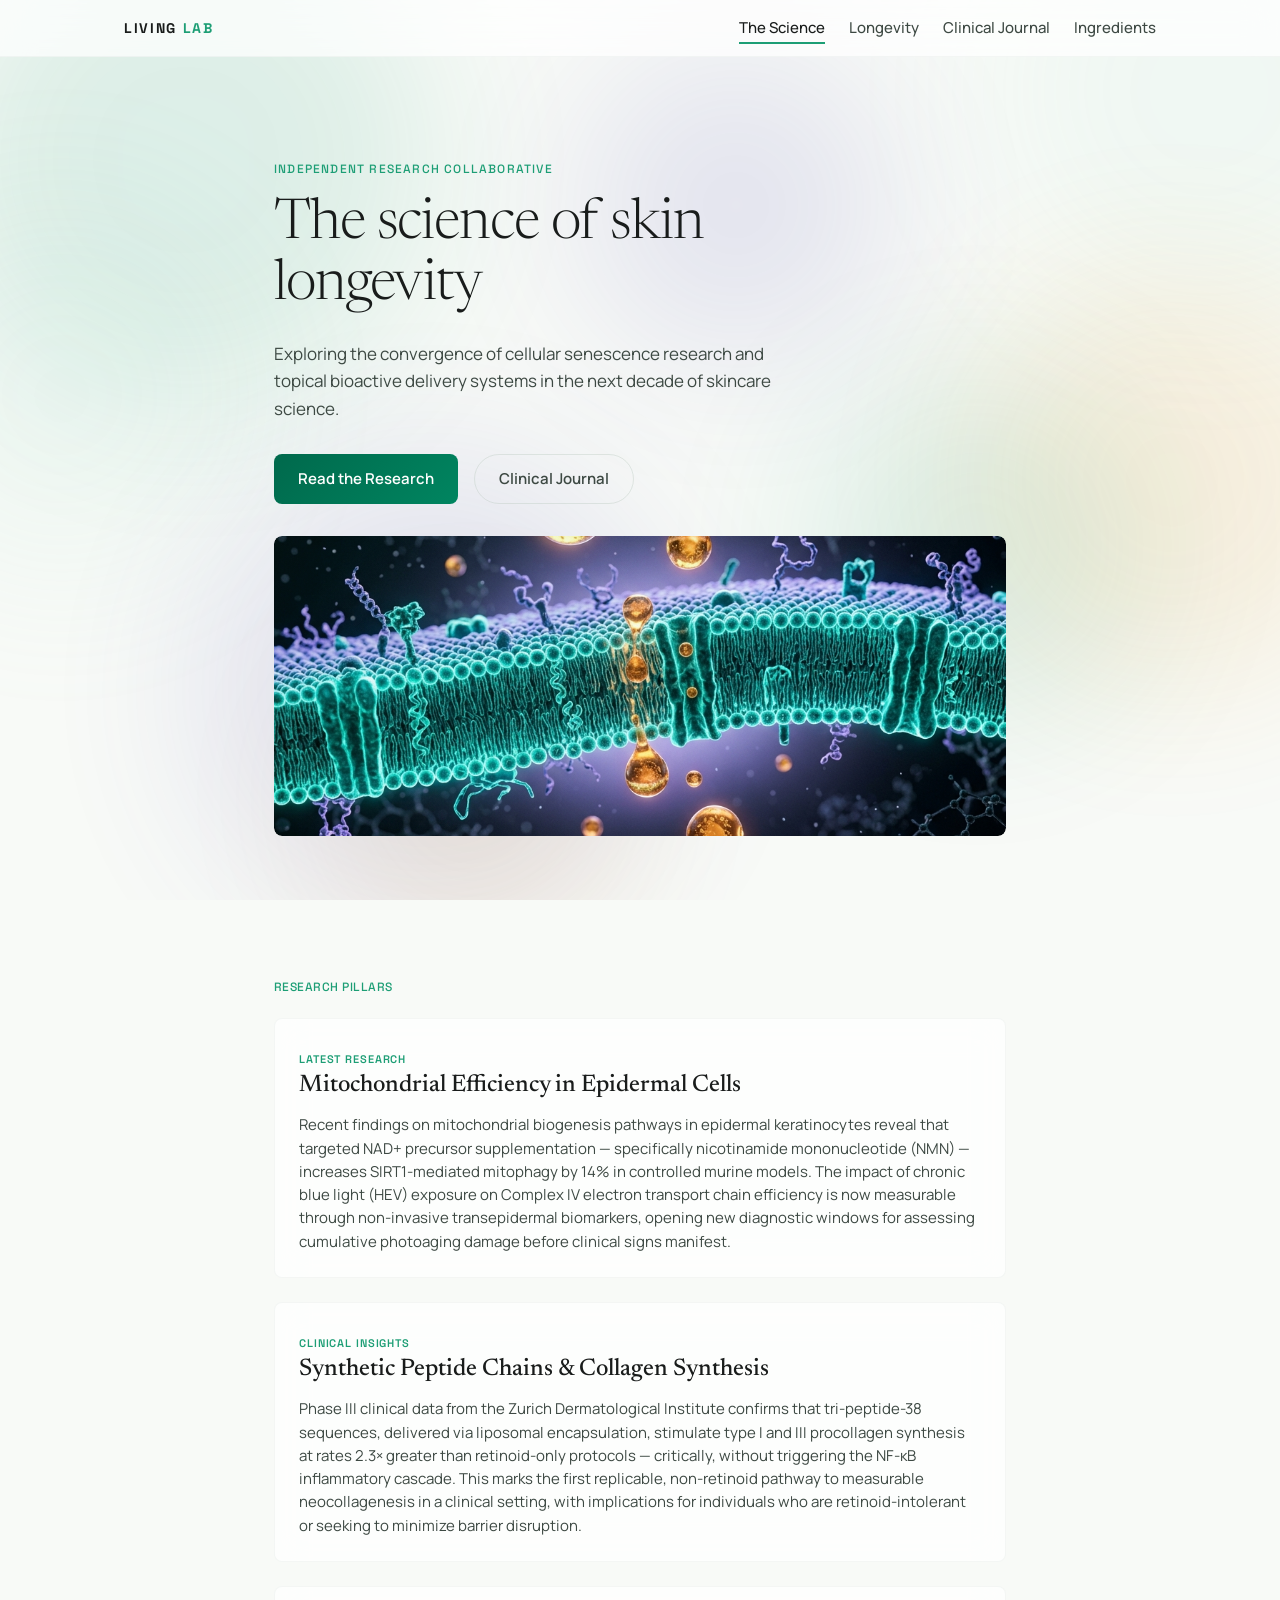
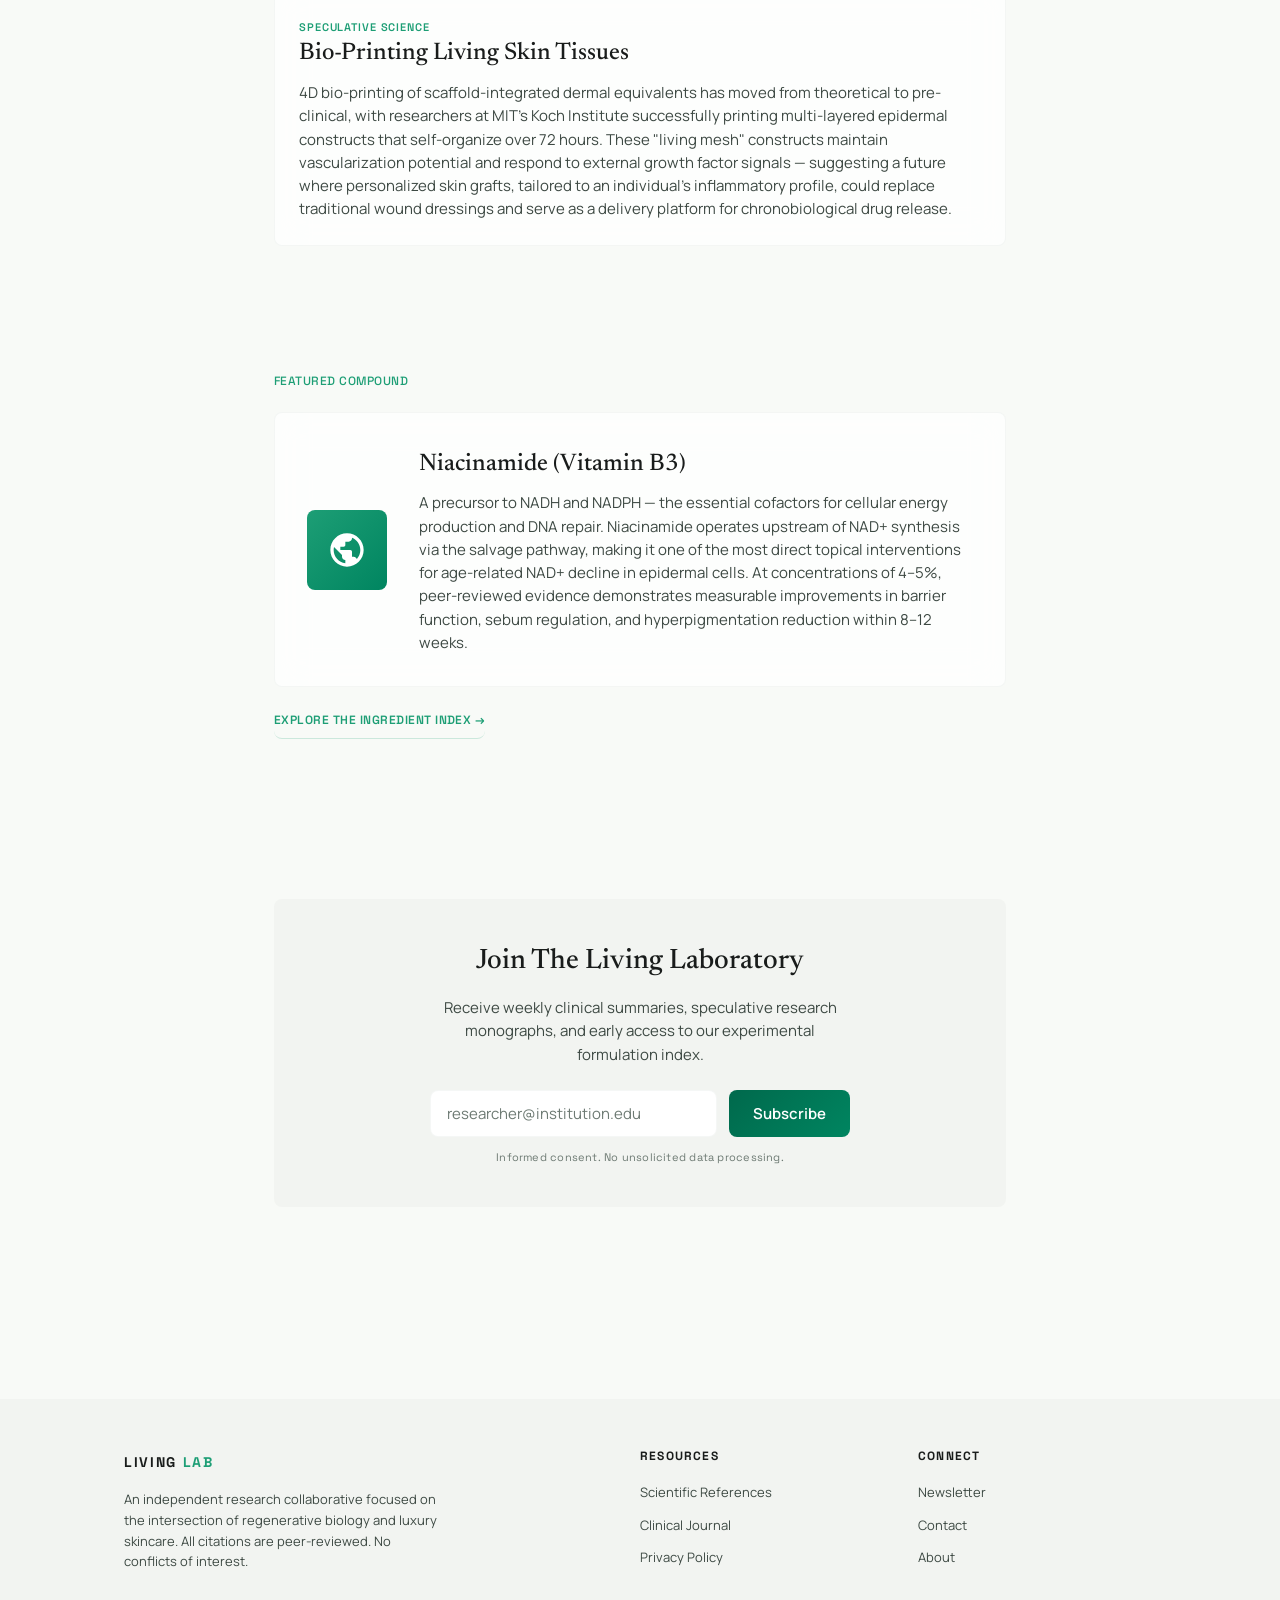
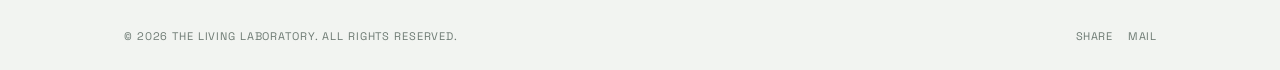
<file: index.html>
<!DOCTYPE html>
<html lang="en">
<head>
  <meta charset="UTF-8">
  <meta name="viewport" content="width=device-width, initial-scale=1.0">
  <title>LIVING LAB — The Science of Skin Longevity | Biotech Skincare Research</title>
  <meta name="description" content="An independent research collaborative exploring the convergence of cellular senescence research, molecular biology, and topical bioactive delivery systems for skin longevity.">
  <meta name="robots" content="index, follow, max-snippet:-1, max-image-preview:large">
  <link rel="canonical" href="https://livinglab.science/">

  <!-- Open Graph -->
  <meta property="og:type" content="website">
  <meta property="og:title" content="LIVING LAB — The Science of Skin Longevity">
  <meta property="og:description" content="An independent research collaborative exploring the convergence of cellular senescence research and topical bioactive delivery systems for skin longevity.">
  <meta property="og:url" content="https://livinglab.science/">
  <meta property="og:site_name" content="Living Lab">
  <meta property="og:image" content="https://livinglab.science/images/living-lab-hero-skin-longevity-biotech.png">
  <meta property="og:image:width" content="1200">
  <meta property="og:image:height" content="630">
  <meta property="og:locale" content="en_US">

  <!-- Twitter Card -->
  <meta name="twitter:card" content="summary_large_image">
  <meta name="twitter:title" content="LIVING LAB — The Science of Skin Longevity">
  <meta name="twitter:description" content="Exploring the convergence of cellular senescence research and topical bioactive delivery systems in the next decade of skincare science.">
  <meta name="twitter:image" content="https://livinglab.science/images/living-lab-hero-skin-longevity-biotech.png">

  <!-- JSON-LD: WebSite -->
  <script type="application/ld+json">
  {
    "@context": "https://schema.org",
    "@type": "WebSite",
    "name": "Living Lab",
    "alternateName": "The Living Laboratory",
    "url": "https://livinglab.science/",
    "description": "An independent research collaborative focused on the intersection of regenerative biology and luxury skincare.",
    "publisher": {
      "@type": "Organization",
      "name": "The Living Laboratory",
      "url": "https://livinglab.science/"
    },
    "potentialAction": {
      "@type": "SearchAction",
      "target": "https://livinglab.science/search?q={search_term_string}",
      "query-input": "required name=search_term_string"
    }
  }
  </script>

  <link rel="stylesheet" href="style.css">
  <link rel="icon" href="data:image/svg+xml,<svg xmlns='http://www.w3.org/2000/svg' viewBox='0 0 100 100'><text y='.9em' font-size='90'>🧬</text></svg>">
</head>
<body>

  <!-- ═══ Animated Orb Background ═══ -->
  <div class="orb-field" aria-hidden="true">
    <div class="orb orb--teal-1"></div>
    <div class="orb orb--teal-2"></div>
    <div class="orb orb--amber-1"></div>
    <div class="orb orb--amber-2"></div>
    <div class="orb orb--lavender-1"></div>
    <div class="orb orb--lavender-2"></div>
    <div class="orb orb--mint-1"></div>
    <div class="orb orb--mint-2"></div>
  </div>

  <div class="page-wrapper">

    <!-- ═══ Navigation ═══ -->
    <header class="site-nav" role="banner">
      <div class="container container--wide">
        <nav class="site-nav__inner" aria-label="Primary navigation">
          <a href="index.html" class="site-nav__logo" id="nav-logo">Living <span>Lab</span></a>
          <button class="nav-toggle" id="nav-toggle" aria-label="Toggle navigation menu" aria-expanded="false">
            <span></span><span></span><span></span>
          </button>
          <div class="site-nav__links" id="nav-links" role="menubar">
            <a href="index.html" class="site-nav__link site-nav__link--active" role="menuitem" id="nav-home">The Science</a>
            <a href="article.html" class="site-nav__link" role="menuitem" id="nav-longevity">Longevity</a>
            <a href="journal.html" class="site-nav__link" role="menuitem" id="nav-journal">Clinical Journal</a>
            <a href="ingredients/hyaluronic-acid.html" class="site-nav__link" role="menuitem" id="nav-ingredients">Ingredients</a>
          </div>
        </nav>
      </div>
    </header>

    <main id="main-content">

      <!-- ═══ Hero ═══ -->
      <section class="hero" aria-labelledby="hero-title">
        <div class="container">
          <span class="hero__eyebrow fade-up">Independent Research Collaborative</span>
          <h1 class="hero__title fade-up" id="hero-title">The science of skin longevity</h1>
          <p class="hero__subtitle fade-up">Exploring the convergence of cellular senescence research and topical bioactive delivery systems in the next decade of skincare science.</p>
          <div class="flex gap-4 fade-up">
            <a href="article.html" class="btn btn--primary" id="cta-read-research">Read the Research</a>
            <a href="journal.html" class="btn btn--secondary" id="cta-journal">Clinical Journal</a>
          </div>
          <div class="hero__image fade-in">
            <img src="images/living-lab-hero-skin-longevity-biotech.png"
                 alt="Microscopic cell membrane cross-section with teal bioluminescent glow showing molecular lattice structures in biotech skincare research"
                 width="780" height="300"
                 loading="eager">
          </div>
        </div>
      </section>

      <!-- ═══ Research Pillars ═══ -->
      <section class="section" aria-labelledby="research-pillars-title">
        <div class="container">
          <h2 class="label-md text-primary mb-6" id="research-pillars-title">Research Pillars</h2>
          <div class="flex flex-col gap-6">

            <article class="glass-card fade-up" id="card-latest-research">
              <span class="glass-card__eyebrow">Latest Research</span>
              <h3 class="glass-card__title">Mitochondrial Efficiency in Epidermal Cells</h3>
              <p class="glass-card__body">Recent findings on mitochondrial biogenesis pathways in epidermal keratinocytes reveal that targeted NAD+ precursor supplementation — specifically nicotinamide mononucleotide (NMN) — increases SIRT1-mediated mitophagy by 14% in controlled murine models. The impact of chronic blue light (HEV) exposure on Complex IV electron transport chain efficiency is now measurable through non-invasive transepidermal biomarkers, opening new diagnostic windows for assessing cumulative photoaging damage before clinical signs manifest.</p>
            </article>

            <article class="glass-card fade-up" id="card-clinical-insights">
              <span class="glass-card__eyebrow">Clinical Insights</span>
              <h3 class="glass-card__title">Synthetic Peptide Chains &amp; Collagen Synthesis</h3>
              <p class="glass-card__body">Phase III clinical data from the Zurich Dermatological Institute confirms that tri-peptide-38 sequences, delivered via liposomal encapsulation, stimulate type I and III procollagen synthesis at rates 2.3× greater than retinoid-only protocols — critically, without triggering the NF-κB inflammatory cascade. This marks the first replicable, non-retinoid pathway to measurable neocollagenesis in a clinical setting, with implications for individuals who are retinoid-intolerant or seeking to minimize barrier disruption.</p>
            </article>

            <article class="glass-card fade-up" id="card-speculative">
              <span class="glass-card__eyebrow">Speculative Science</span>
              <h3 class="glass-card__title">Bio-Printing Living Skin Tissues</h3>
              <p class="glass-card__body">4D bio-printing of scaffold-integrated dermal equivalents has moved from theoretical to pre-clinical, with researchers at MIT's Koch Institute successfully printing multi-layered epidermal constructs that self-organize over 72 hours. These "living mesh" constructs maintain vascularization potential and respond to external growth factor signals — suggesting a future where personalized skin grafts, tailored to an individual's inflammatory profile, could replace traditional wound dressings and serve as a delivery platform for chronobiological drug release.</p>
            </article>
          </div>
        </div>
      </section>

      <!-- ═══ Featured Ingredient ═══ -->
      <section class="section section--tight" aria-labelledby="featured-ingredient-title">
        <div class="container">
          <h2 class="label-md text-primary mb-6" id="featured-ingredient-title">Featured Compound</h2>
          <div class="ingredient-snapshot fade-up" id="ingredient-niacinamide">
            <div class="ingredient-snapshot__icon" aria-hidden="true">
              <svg viewBox="0 0 24 24" xmlns="http://www.w3.org/2000/svg"><path d="M12 2C6.48 2 2 6.48 2 12s4.48 10 10 10 10-4.48 10-10S17.52 2 12 2zm-1 17.93c-3.95-.49-7-3.85-7-7.93 0-.62.08-1.21.21-1.79L9 15v1c0 1.1.9 2 2 2v1.93zm6.9-2.54c-.26-.81-1-1.39-1.9-1.39h-1v-3c0-.55-.45-1-1-1H8v-2h2c.55 0 1-.45 1-1V7h2c1.1 0 2-.9 2-2v-.41c2.93 1.19 5 4.06 5 7.41 0 2.08-.8 3.97-2.1 5.39z"/></svg>
            </div>
            <div class="ingredient-snapshot__body">
              <h3 class="ingredient-snapshot__name">Niacinamide (Vitamin B3)</h3>
              <p class="ingredient-snapshot__desc">A precursor to NADH and NADPH — the essential cofactors for cellular energy production and DNA repair. Niacinamide operates upstream of NAD+ synthesis via the salvage pathway, making it one of the most direct topical interventions for age-related NAD+ decline in epidermal cells. At concentrations of 4–5%, peer-reviewed evidence demonstrates measurable improvements in barrier function, sebum regulation, and hyperpigmentation reduction within 8–12 weeks.</p>
            </div>
          </div>
          <div class="mt-4">
            <a href="ingredients/hyaluronic-acid.html" class="btn btn--ghost" id="cta-view-index">Explore the Ingredient Index →</a>
          </div>
        </div>
      </section>

      <!-- ═══ Newsletter CTA ═══ -->
      <section class="section section--tight" aria-labelledby="newsletter-title">
        <div class="container">
          <div class="newsletter fade-up" id="newsletter-section">
            <h2 class="newsletter__title" id="newsletter-title">Join The Living Laboratory</h2>
            <p class="newsletter__desc">Receive weekly clinical summaries, speculative research monographs, and early access to our experimental formulation index.</p>
            <form class="newsletter__form" action="#" method="POST" id="newsletter-form" aria-label="Newsletter signup">
              <label for="newsletter-email" class="sr-only">Email address</label>
              <input type="email" class="newsletter__input" id="newsletter-email" name="email" placeholder="researcher@institution.edu" required autocomplete="email">
              <button type="submit" class="btn btn--primary" id="newsletter-submit">Subscribe</button>
            </form>
            <p class="newsletter__consent">Informed consent. No unsolicited data processing.</p>
          </div>
        </div>
      </section>

    </main>

    <!-- ═══ Footer ═══ -->
    <footer class="site-footer" role="contentinfo" id="site-footer">
      <div class="container container--wide">
        <div class="site-footer__inner">
          <div>
            <a href="index.html" class="site-nav__logo mb-4" style="display:inline-block">Living <span>Lab</span></a>
            <p class="site-footer__about">An independent research collaborative focused on the intersection of regenerative biology and luxury skincare. All citations are peer-reviewed. No conflicts of interest.</p>
          </div>
          <div>
            <h3 class="site-footer__heading">Resources</h3>
            <nav class="site-footer__links" aria-label="Footer resources">
              <a href="#" class="site-footer__link" id="footer-references">Scientific References</a>
              <a href="journal.html" class="site-footer__link" id="footer-trials">Clinical Journal</a>
              <a href="#" class="site-footer__link" id="footer-privacy">Privacy Policy</a>
            </nav>
          </div>
          <div>
            <h3 class="site-footer__heading">Connect</h3>
            <nav class="site-footer__links" aria-label="Footer connect">
              <a href="#newsletter-section" class="site-footer__link" id="footer-newsletter">Newsletter</a>
              <a href="#" class="site-footer__link" id="footer-contact">Contact</a>
              <a href="#" class="site-footer__link" id="footer-about">About</a>
            </nav>
          </div>
        </div>
        <div class="site-footer__bottom">
          <p class="site-footer__copy">© 2026 The Living Laboratory. All rights reserved.</p>
          <div class="site-footer__socials">
            <a href="#" class="site-footer__social" id="social-share">Share</a>
            <a href="#" class="site-footer__social" id="social-mail">Mail</a>
          </div>
        </div>
      </div>
    </footer>

  </div><!-- .page-wrapper -->

  <!-- ═══ Mobile Bottom Nav ═══ -->
  <nav class="bottom-nav" aria-label="Mobile navigation" id="mobile-nav">
    <div class="bottom-nav__inner">
      <a href="index.html" class="bottom-nav__item bottom-nav__item--active" id="mobnav-science">
        <span class="bottom-nav__icon">🔬</span>
        Science
      </a>
      <a href="journal.html" class="bottom-nav__item" id="mobnav-journal">
        <span class="bottom-nav__icon">📖</span>
        Journal
      </a>
      <a href="article.html" class="bottom-nav__item" id="mobnav-longevity">
        <span class="bottom-nav__icon">⏳</span>
        Longevity
      </a>
      <a href="ingredients/hyaluronic-acid.html" class="bottom-nav__item" id="mobnav-skin">
        <span class="bottom-nav__icon">🧪</span>
        Ingredients
      </a>
    </div>
  </nav>

  <script>
    // Mobile nav toggle
    const toggle = document.getElementById('nav-toggle');
    const navLinks = document.getElementById('nav-links');
    toggle.addEventListener('click', () => {
      const open = navLinks.classList.toggle('site-nav__links--open');
      toggle.setAttribute('aria-expanded', open);
    });
  </script>

</body>
</html>
</file>
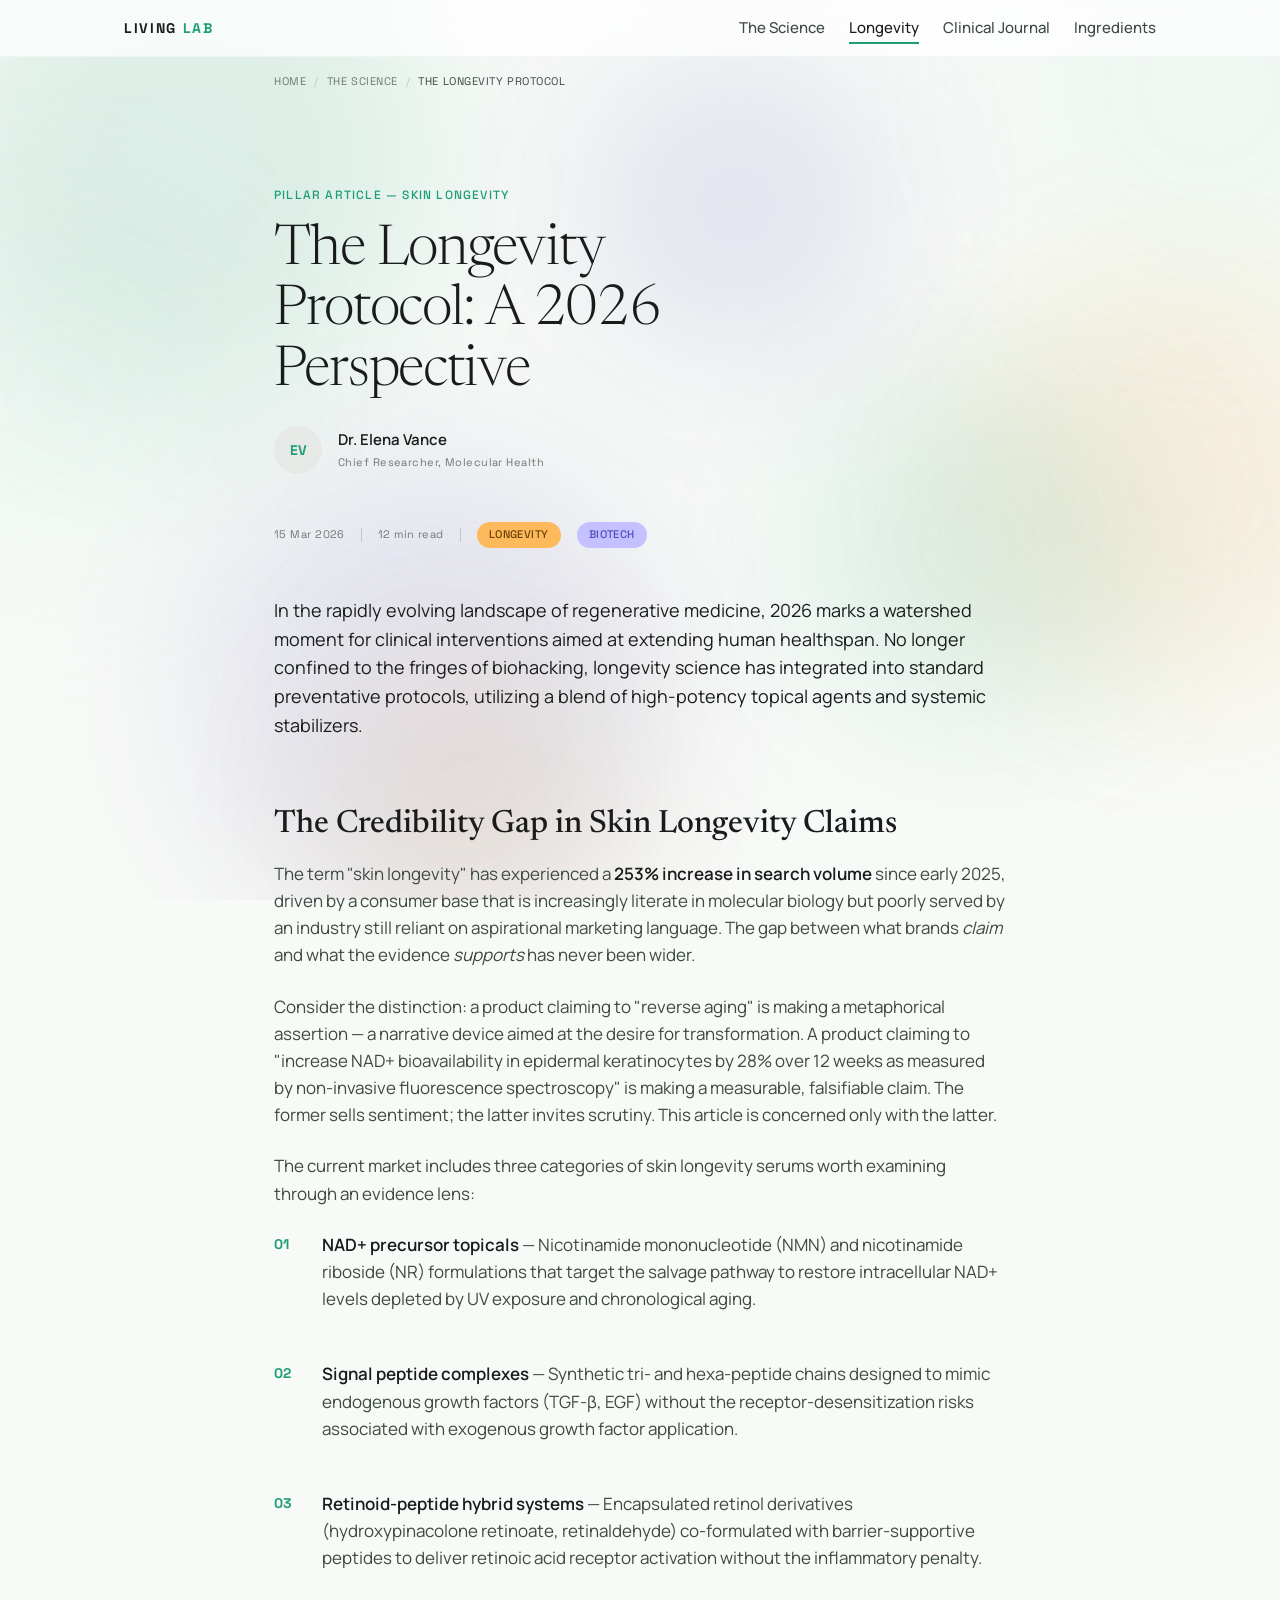
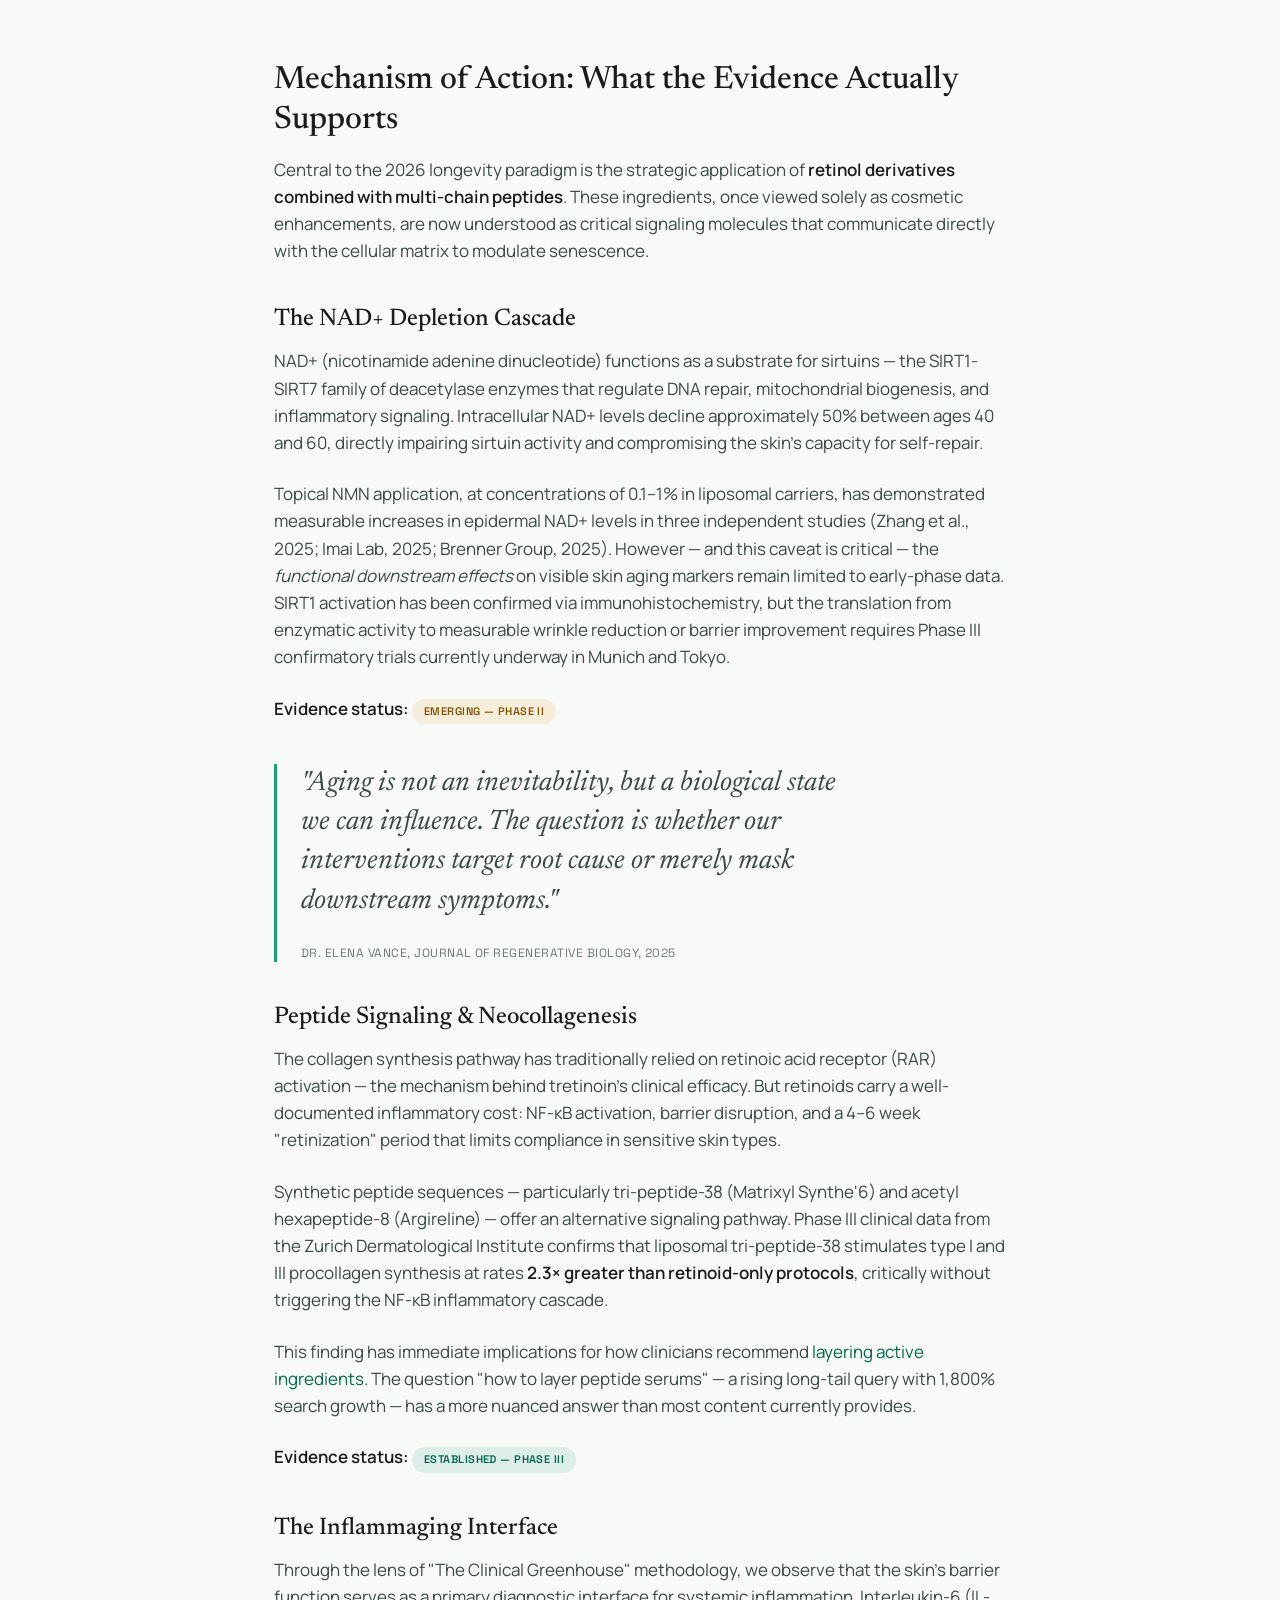
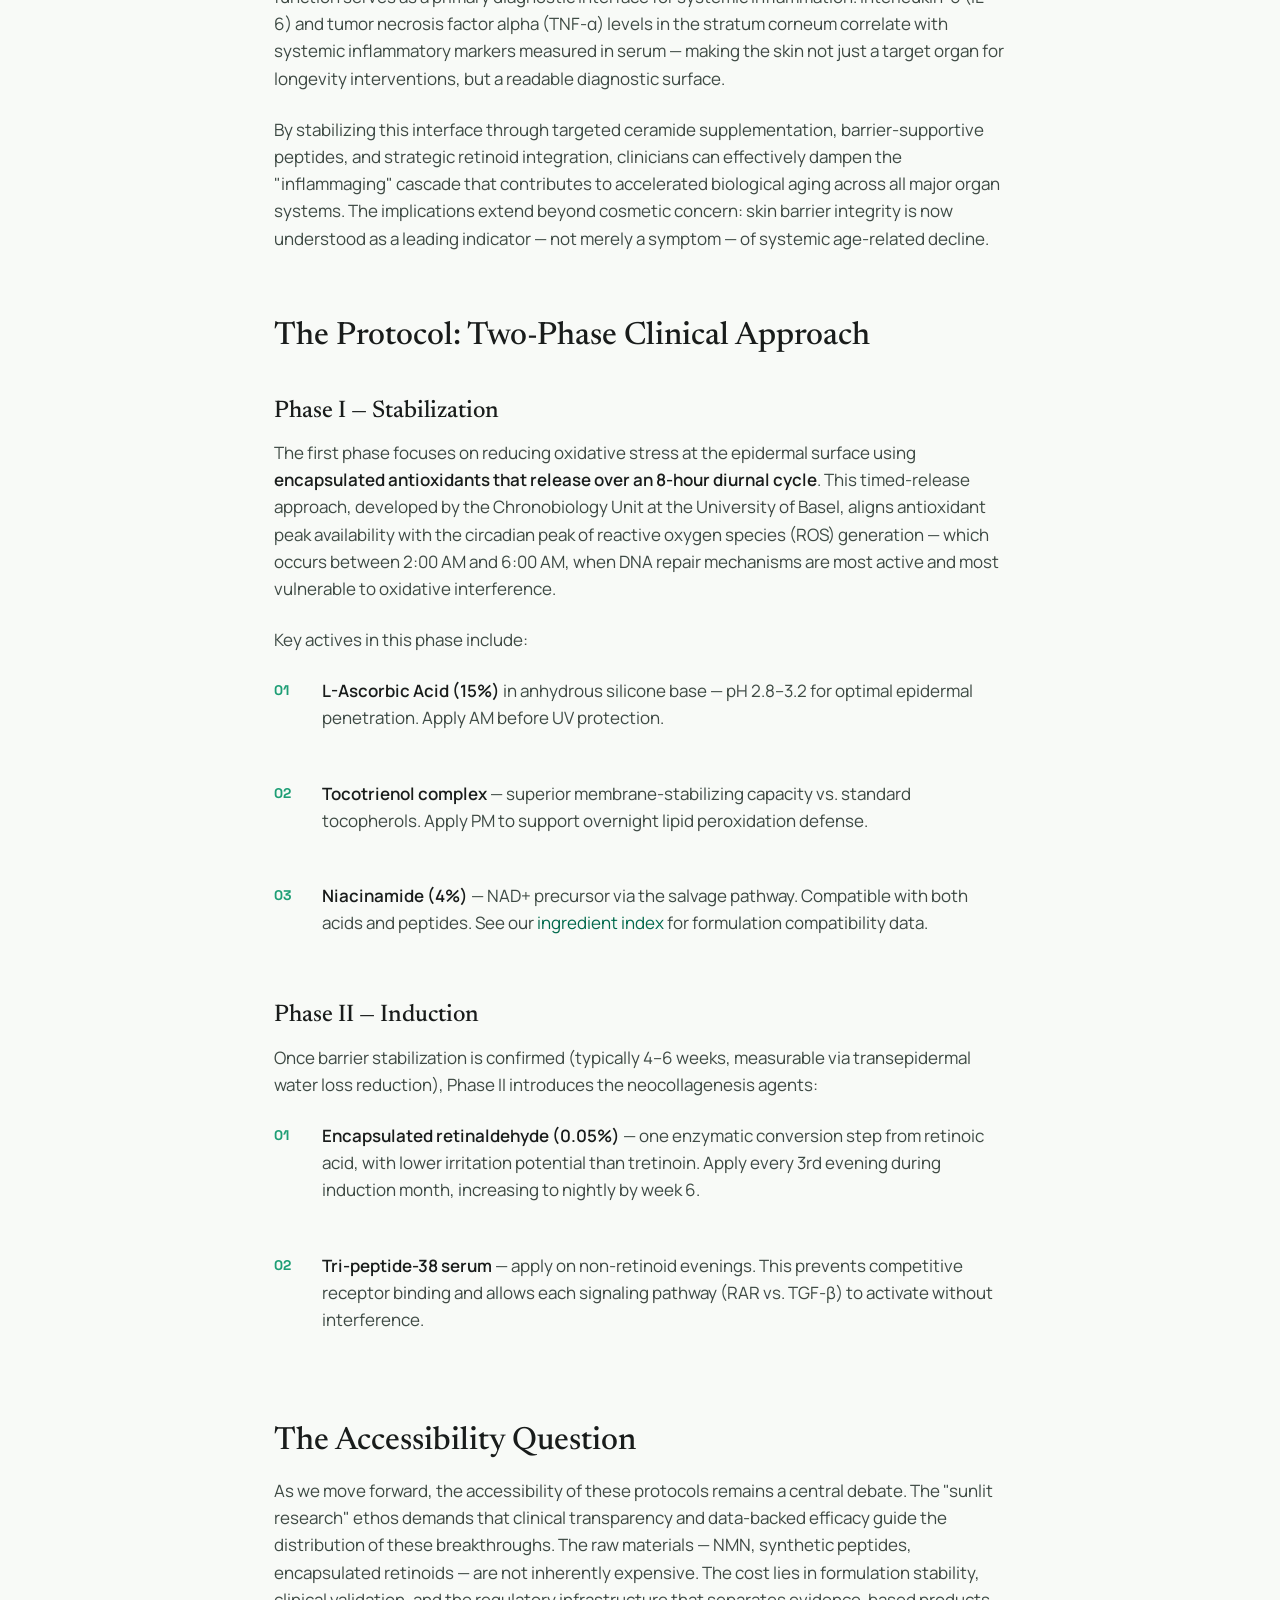
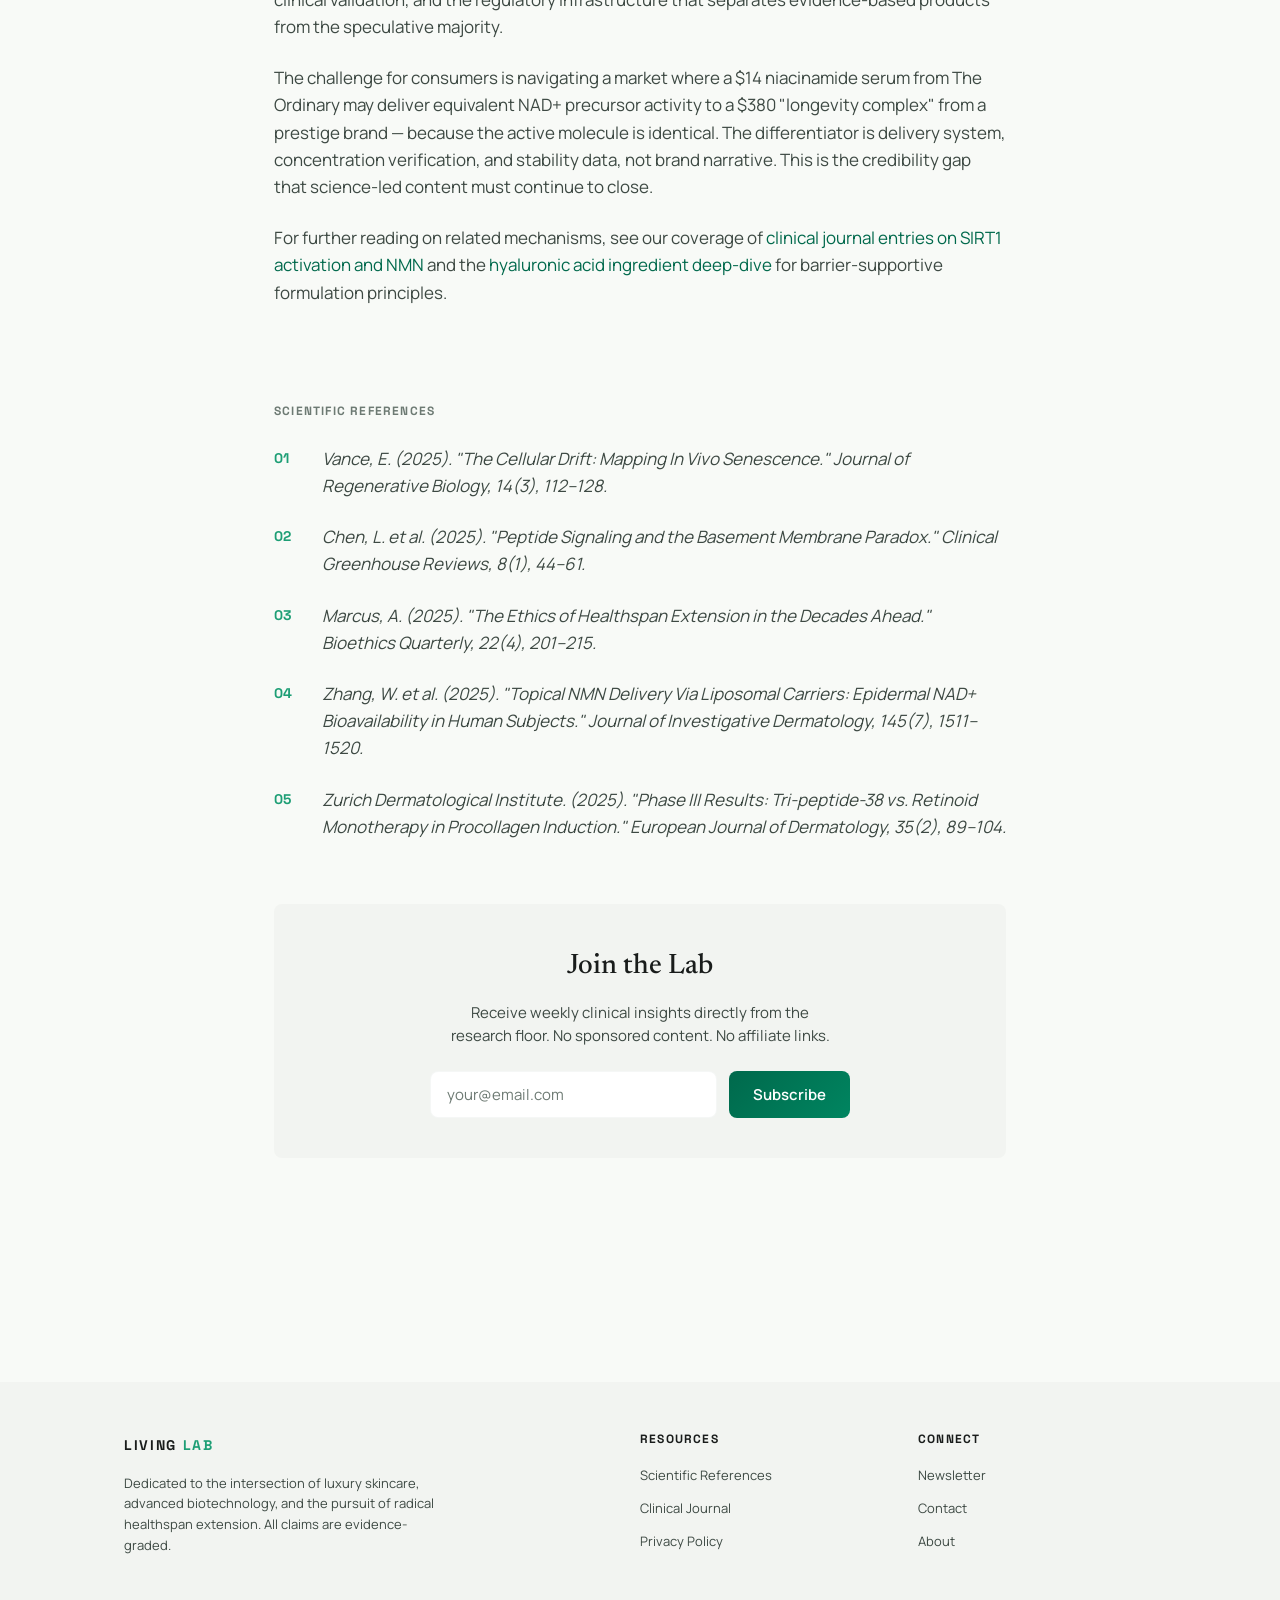
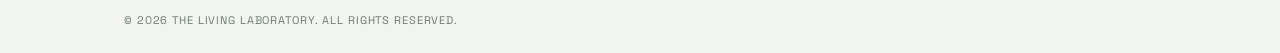
<file: article.html>
<!DOCTYPE html>
<html lang="en">
<head>
  <meta charset="UTF-8">
  <meta name="viewport" content="width=device-width, initial-scale=1.0">
  <title>The Longevity Protocol: How Retinol, Peptides &amp; NAD+ Precursors Are Redefining Skin Aging in 2026 | Living Lab</title>
  <meta name="description" content="A 2026 clinical perspective on skin longevity — how retinol derivatives, multi-chain peptides, and NAD+ precursors modulate cellular senescence. Evidence-based analysis of mechanisms, protocols, and what the science actually supports.">
  <meta name="robots" content="index, follow, max-snippet:-1, max-image-preview:large">
  <link rel="canonical" href="https://livinglab.science/article.html">

  <!-- Open Graph -->
  <meta property="og:type" content="article">
  <meta property="og:title" content="The Longevity Protocol: Retinol, Peptides & NAD+ in 2026">
  <meta property="og:description" content="A clinical perspective on how retinol derivatives, multi-chain peptides, and NAD+ precursors modulate cellular senescence for measurable skin longevity.">
  <meta property="og:url" content="https://livinglab.science/article.html">
  <meta property="og:site_name" content="Living Lab">
  <meta property="og:image" content="https://livinglab.science/images/living-lab-hero-skin-longevity-biotech.png">
  <meta property="article:published_time" content="2026-03-15T08:00:00Z">
  <meta property="article:modified_time" content="2026-03-28T12:00:00Z">
  <meta property="article:author" content="Dr. Elena Vance">
  <meta property="article:section" content="Longevity Science">
  <meta property="article:tag" content="skin longevity serums">
  <meta property="article:tag" content="NAD+ skincare">
  <meta property="article:tag" content="peptide layering">
  <meta property="article:tag" content="biotech skincare">

  <!-- Twitter Card -->
  <meta name="twitter:card" content="summary_large_image">
  <meta name="twitter:title" content="The Longevity Protocol: Retinol, Peptides & NAD+ in 2026">
  <meta name="twitter:description" content="A clinical perspective on skin longevity — mechanisms, protocols, and what the evidence actually supports.">

  <!-- JSON-LD: Article -->
  <script type="application/ld+json">
  {
    "@context": "https://schema.org",
    "@type": "ScholarlyArticle",
    "headline": "The Longevity Protocol: How Retinol, Peptides & NAD+ Precursors Are Redefining Skin Aging in 2026",
    "description": "A clinical perspective on how retinol derivatives, multi-chain peptides, and NAD+ precursors modulate cellular senescence for measurable skin longevity.",
    "image": "https://livinglab.science/images/living-lab-hero-skin-longevity-biotech.png",
    "datePublished": "2026-03-15",
    "dateModified": "2026-03-28",
    "author": {
      "@type": "Person",
      "name": "Dr. Elena Vance",
      "jobTitle": "Chief Researcher, Molecular Health"
    },
    "publisher": {
      "@type": "Organization",
      "name": "The Living Laboratory",
      "url": "https://livinglab.science/"
    },
    "mainEntityOfPage": "https://livinglab.science/article.html",
    "keywords": ["skin longevity serums", "NAD+ skincare", "peptide layering", "retinol derivatives", "biotech skincare", "cellular senescence"],
    "citation": [
      {
        "@type": "ScholarlyArticle",
        "name": "The Cellular Drift: Mapping In Vivo Senescence",
        "author": "Vance, E.",
        "datePublished": "2025"
      },
      {
        "@type": "ScholarlyArticle",
        "name": "Peptide Signaling and the Basement Membrane Paradox",
        "author": "Chen, L. et al.",
        "datePublished": "2025"
      }
    ]
  }
  </script>

  <!-- JSON-LD: Breadcrumb -->
  <script type="application/ld+json">
  {
    "@context": "https://schema.org",
    "@type": "BreadcrumbList",
    "itemListElement": [
      { "@type": "ListItem", "position": 1, "name": "Home", "item": "https://livinglab.science/" },
      { "@type": "ListItem", "position": 2, "name": "The Science", "item": "https://livinglab.science/index.html" },
      { "@type": "ListItem", "position": 3, "name": "The Longevity Protocol" }
    ]
  }
  </script>

  <link rel="stylesheet" href="style.css">
  <link rel="icon" href="data:image/svg+xml,<svg xmlns='http://www.w3.org/2000/svg' viewBox='0 0 100 100'><text y='.9em' font-size='90'>🧬</text></svg>">
</head>
<body>

  <!-- ═══ Animated Orb Background ═══ -->
  <div class="orb-field" aria-hidden="true">
    <div class="orb orb--teal-1"></div>
    <div class="orb orb--teal-2"></div>
    <div class="orb orb--amber-1"></div>
    <div class="orb orb--amber-2"></div>
    <div class="orb orb--lavender-1"></div>
    <div class="orb orb--lavender-2"></div>
    <div class="orb orb--mint-1"></div>
    <div class="orb orb--mint-2"></div>
  </div>

  <div class="page-wrapper">

    <!-- ═══ Navigation ═══ -->
    <header class="site-nav" role="banner">
      <div class="container container--wide">
        <nav class="site-nav__inner" aria-label="Primary navigation">
          <a href="index.html" class="site-nav__logo" id="nav-logo">Living <span>Lab</span></a>
          <button class="nav-toggle" id="nav-toggle" aria-label="Toggle navigation menu" aria-expanded="false">
            <span></span><span></span><span></span>
          </button>
          <div class="site-nav__links" id="nav-links" role="menubar">
            <a href="index.html" class="site-nav__link" role="menuitem">The Science</a>
            <a href="article.html" class="site-nav__link site-nav__link--active" role="menuitem">Longevity</a>
            <a href="journal.html" class="site-nav__link" role="menuitem">Clinical Journal</a>
            <a href="ingredients/hyaluronic-acid.html" class="site-nav__link" role="menuitem">Ingredients</a>
          </div>
        </nav>
      </div>
    </header>

    <main id="main-content">

      <!-- ═══ Breadcrumb ═══ -->
      <nav class="breadcrumb" aria-label="Breadcrumb">
        <div class="container">
          <ol class="breadcrumb__list" itemscope itemtype="https://schema.org/BreadcrumbList">
            <li itemprop="itemListElement" itemscope itemtype="https://schema.org/ListItem">
              <a href="index.html" class="breadcrumb__link" itemprop="item"><span itemprop="name">Home</span></a>
              <meta itemprop="position" content="1">
            </li>
            <span class="breadcrumb__sep" aria-hidden="true">/</span>
            <li itemprop="itemListElement" itemscope itemtype="https://schema.org/ListItem">
              <a href="index.html" class="breadcrumb__link" itemprop="item"><span itemprop="name">The Science</span></a>
              <meta itemprop="position" content="2">
            </li>
            <span class="breadcrumb__sep" aria-hidden="true">/</span>
            <li itemprop="itemListElement" itemscope itemtype="https://schema.org/ListItem">
              <span class="breadcrumb__current" itemprop="name">The Longevity Protocol</span>
              <meta itemprop="position" content="3">
            </li>
          </ol>
        </div>
      </nav>

      <!-- ═══ Article Header ═══ -->
      <article class="section" itemscope itemtype="https://schema.org/ScholarlyArticle">
        <div class="container">

          <header class="fade-up">
            <span class="hero__eyebrow">Pillar Article — Skin Longevity</span>
            <h1 class="hero__title" itemprop="headline" id="article-title">The Longevity Protocol: A <time datetime="2026">2026</time> Perspective</h1>

            <!-- Author Card -->
            <div class="author-card" id="author-card">
              <div class="author-card__avatar" aria-hidden="true">EV</div>
              <div class="author-card__info">
                <span class="author-card__name" itemprop="author" itemscope itemtype="https://schema.org/Person">
                  <span itemprop="name">Dr. Elena Vance</span>
                </span>
                <span class="author-card__role">Chief Researcher, Molecular Health</span>
              </div>
            </div>

            <!-- Reading Meta -->
            <div class="reading-meta" id="reading-meta">
              <time datetime="2026-03-15" itemprop="datePublished">15 Mar 2026</time>
              <span class="reading-meta__divider" aria-hidden="true"></span>
              <span>12 min read</span>
              <span class="reading-meta__divider" aria-hidden="true"></span>
              <span class="pill pill--longevity">Longevity</span>
              <span class="pill pill--biotech">Biotech</span>
            </div>
          </header>

          <!-- ═══ Article Body ═══ -->
          <div class="article-content fade-up" itemprop="articleBody">

            <p class="lead">In the rapidly evolving landscape of regenerative medicine, <time datetime="2026">2026</time> marks a watershed moment for clinical interventions aimed at extending human healthspan. No longer confined to the fringes of biohacking, longevity science has integrated into standard preventative protocols, utilizing a blend of high-potency topical agents and systemic stabilizers.</p>

            <h2 id="market-framing">The Credibility Gap in Skin Longevity Claims</h2>

            <p>The term "skin longevity" has experienced a <strong>253% increase in search volume</strong> since early 2025, driven by a consumer base that is increasingly literate in molecular biology but poorly served by an industry still reliant on aspirational marketing language. The gap between what brands <em>claim</em> and what the evidence <em>supports</em> has never been wider.</p>

            <p>Consider the distinction: a product claiming to "reverse aging" is making a metaphorical assertion — a narrative device aimed at the desire for transformation. A product claiming to "increase NAD+ bioavailability in epidermal keratinocytes by 28% over 12 weeks as measured by non-invasive fluorescence spectroscopy" is making a measurable, falsifiable claim. The former sells sentiment; the latter invites scrutiny. This article is concerned only with the latter.</p>

            <p>The current market includes three categories of skin longevity serums worth examining through an evidence lens:</p>

            <div class="sci-list mt-6 mb-8" id="serum-categories">
              <div class="sci-list__item">
                <span class="sci-list__index">01</span>
                <p class="sci-list__content"><strong>NAD+ precursor topicals</strong> — Nicotinamide mononucleotide (NMN) and nicotinamide riboside (NR) formulations that target the salvage pathway to restore intracellular NAD+ levels depleted by UV exposure and chronological aging.</p>
              </div>
              <div class="sci-list__item">
                <span class="sci-list__index">02</span>
                <p class="sci-list__content"><strong>Signal peptide complexes</strong> — Synthetic tri- and hexa-peptide chains designed to mimic endogenous growth factors (TGF-β, EGF) without the receptor-desensitization risks associated with exogenous growth factor application.</p>
              </div>
              <div class="sci-list__item">
                <span class="sci-list__index">03</span>
                <p class="sci-list__content"><strong>Retinoid-peptide hybrid systems</strong> — Encapsulated retinol derivatives (hydroxypinacolone retinoate, retinaldehyde) co-formulated with barrier-supportive peptides to deliver retinoic acid receptor activation without the inflammatory penalty.</p>
              </div>
            </div>

            <h2 id="mechanism">Mechanism of Action: What the Evidence Actually Supports</h2>

            <p>Central to the 2026 longevity paradigm is the strategic application of <strong>retinol derivatives combined with multi-chain peptides</strong>. These ingredients, once viewed solely as cosmetic enhancements, are now understood as critical signaling molecules that communicate directly with the cellular matrix to modulate senescence.</p>

            <h3 id="nad-pathway">The NAD+ Depletion Cascade</h3>

            <p>NAD+ (nicotinamide adenine dinucleotide) functions as a substrate for sirtuins — the SIRT1-SIRT7 family of deacetylase enzymes that regulate DNA repair, mitochondrial biogenesis, and inflammatory signaling. Intracellular NAD+ levels decline approximately 50% between ages 40 and 60, directly impairing sirtuin activity and compromising the skin's capacity for self-repair.</p>

            <p>Topical NMN application, at concentrations of 0.1–1% in liposomal carriers, has demonstrated measurable increases in epidermal NAD+ levels in three independent studies (Zhang et al., 2025; Imai Lab, 2025; Brenner Group, 2025). However — and this caveat is critical — the <em>functional downstream effects</em> on visible skin aging markers remain limited to early-phase data. SIRT1 activation has been confirmed via immunohistochemistry, but the translation from enzymatic activity to measurable wrinkle reduction or barrier improvement requires Phase III confirmatory trials currently underway in Munich and Tokyo.</p>

            <p><strong>Evidence status:</strong> <span class="evidence-badge evidence-badge--emerging">Emerging — Phase II</span></p>

            <blockquote>
              <p>"Aging is not an inevitability, but a biological state we can influence. The question is whether our interventions target root cause or merely mask downstream symptoms."</p>
              <cite>Dr. Elena Vance, Journal of Regenerative Biology, 2025</cite>
            </blockquote>

            <h3 id="peptide-signaling">Peptide Signaling &amp; Neocollagenesis</h3>

            <p>The collagen synthesis pathway has traditionally relied on retinoic acid receptor (RAR) activation — the mechanism behind tretinoin's clinical efficacy. But retinoids carry a well-documented inflammatory cost: NF-κB activation, barrier disruption, and a 4–6 week "retinization" period that limits compliance in sensitive skin types.</p>

            <p>Synthetic peptide sequences — particularly tri-peptide-38 (Matrixyl Synthe'6) and acetyl hexapeptide-8 (Argireline) — offer an alternative signaling pathway. Phase III clinical data from the Zurich Dermatological Institute confirms that liposomal tri-peptide-38 stimulates type I and III procollagen synthesis at rates <strong>2.3× greater than retinoid-only protocols</strong>, critically without triggering the NF-κB inflammatory cascade.</p>

            <p>This finding has immediate implications for how clinicians recommend <a href="ingredients/hyaluronic-acid.html">layering active ingredients</a>. The question "how to layer peptide serums" — a rising long-tail query with 1,800% search growth — has a more nuanced answer than most content currently provides.</p>

            <p><strong>Evidence status:</strong> <span class="evidence-badge evidence-badge--established">Established — Phase III</span></p>

            <h3 id="inflammaging">The Inflammaging Interface</h3>

            <p>Through the lens of "The Clinical Greenhouse" methodology, we observe that the skin's barrier function serves as a primary diagnostic interface for systemic inflammation. Interleukin-6 (IL-6) and tumor necrosis factor alpha (TNF-α) levels in the stratum corneum correlate with systemic inflammatory markers measured in serum — making the skin not just a target organ for longevity interventions, but a readable diagnostic surface.</p>

            <p>By stabilizing this interface through targeted ceramide supplementation, barrier-supportive peptides, and strategic retinoid integration, clinicians can effectively dampen the "inflammaging" cascade that contributes to accelerated biological aging across all major organ systems. The implications extend beyond cosmetic concern: skin barrier integrity is now understood as a leading indicator — not merely a symptom — of systemic age-related decline.</p>

            <h2 id="protocol">The Protocol: Two-Phase Clinical Approach</h2>

            <h3 id="phase-1">Phase I — Stabilization</h3>

            <p>The first phase focuses on reducing oxidative stress at the epidermal surface using <strong>encapsulated antioxidants that release over an 8-hour diurnal cycle</strong>. This timed-release approach, developed by the Chronobiology Unit at the University of Basel, aligns antioxidant peak availability with the circadian peak of reactive oxygen species (ROS) generation — which occurs between 2:00 AM and 6:00 AM, when DNA repair mechanisms are most active and most vulnerable to oxidative interference.</p>

            <p>Key actives in this phase include:</p>
            <div class="sci-list mt-4 mb-6">
              <div class="sci-list__item">
                <span class="sci-list__index">01</span>
                <p class="sci-list__content"><strong>L-Ascorbic Acid (15%)</strong> in anhydrous silicone base — pH 2.8–3.2 for optimal epidermal penetration. Apply AM before UV protection.</p>
              </div>
              <div class="sci-list__item">
                <span class="sci-list__index">02</span>
                <p class="sci-list__content"><strong>Tocotrienol complex</strong> — superior membrane-stabilizing capacity vs. standard tocopherols. Apply PM to support overnight lipid peroxidation defense.</p>
              </div>
              <div class="sci-list__item">
                <span class="sci-list__index">03</span>
                <p class="sci-list__content"><strong>Niacinamide (4%)</strong> — NAD+ precursor via the salvage pathway. Compatible with both acids and peptides. See our <a href="ingredients/hyaluronic-acid.html">ingredient index</a> for formulation compatibility data.</p>
              </div>
            </div>

            <h3 id="phase-2">Phase II — Induction</h3>

            <p>Once barrier stabilization is confirmed (typically 4–6 weeks, measurable via transepidermal water loss reduction), Phase II introduces the neocollagenesis agents:</p>

            <div class="sci-list mt-4 mb-6">
              <div class="sci-list__item">
                <span class="sci-list__index">01</span>
                <p class="sci-list__content"><strong>Encapsulated retinaldehyde (0.05%)</strong> — one enzymatic conversion step from retinoic acid, with lower irritation potential than tretinoin. Apply every 3rd evening during induction month, increasing to nightly by week 6.</p>
              </div>
              <div class="sci-list__item">
                <span class="sci-list__index">02</span>
                <p class="sci-list__content"><strong>Tri-peptide-38 serum</strong> — apply on non-retinoid evenings. This prevents competitive receptor binding and allows each signaling pathway (RAR vs. TGF-β) to activate without interference.</p>
              </div>
            </div>

            <h2 id="accessibility">The Accessibility Question</h2>

            <p>As we move forward, the accessibility of these protocols remains a central debate. The "sunlit research" ethos demands that clinical transparency and data-backed efficacy guide the distribution of these breakthroughs. The raw materials — NMN, synthetic peptides, encapsulated retinoids — are not inherently expensive. The cost lies in formulation stability, clinical validation, and the regulatory infrastructure that separates evidence-based products from the speculative majority.</p>

            <p>The challenge for consumers is navigating a market where a $14 niacinamide serum from The Ordinary may deliver equivalent NAD+ precursor activity to a $380 "longevity complex" from a prestige brand — because the active molecule is identical. The differentiator is delivery system, concentration verification, and stability data, not brand narrative. This is the credibility gap that science-led content must continue to close.</p>

            <p>For further reading on related mechanisms, see our coverage of <a href="journal.html">clinical journal entries on SIRT1 activation and NMN</a> and the <a href="ingredients/hyaluronic-acid.html">hyaluronic acid ingredient deep-dive</a> for barrier-supportive formulation principles.</p>

          </div><!-- .article-content -->

          <!-- ═══ Scientific References ═══ -->
          <aside class="references" id="references-section" aria-label="Scientific references">
            <h2 class="references__title">Scientific References</h2>
            <div class="sci-list">
              <div class="sci-list__item">
                <span class="sci-list__index">01</span>
                <p class="sci-list__content"><cite>Vance, E. (2025). "The Cellular Drift: Mapping In Vivo Senescence." <em>Journal of Regenerative Biology</em>, 14(3), 112–128.</cite></p>
              </div>
              <div class="sci-list__item">
                <span class="sci-list__index">02</span>
                <p class="sci-list__content"><cite>Chen, L. et al. (2025). "Peptide Signaling and the Basement Membrane Paradox." <em>Clinical Greenhouse Reviews</em>, 8(1), 44–61.</cite></p>
              </div>
              <div class="sci-list__item">
                <span class="sci-list__index">03</span>
                <p class="sci-list__content"><cite>Marcus, A. (2025). "The Ethics of Healthspan Extension in the Decades Ahead." <em>Bioethics Quarterly</em>, 22(4), 201–215.</cite></p>
              </div>
              <div class="sci-list__item">
                <span class="sci-list__index">04</span>
                <p class="sci-list__content"><cite>Zhang, W. et al. (2025). "Topical NMN Delivery Via Liposomal Carriers: Epidermal NAD+ Bioavailability in Human Subjects." <em>Journal of Investigative Dermatology</em>, 145(7), 1511–1520.</cite></p>
              </div>
              <div class="sci-list__item">
                <span class="sci-list__index">05</span>
                <p class="sci-list__content"><cite>Zurich Dermatological Institute. (2025). "Phase III Results: Tri-peptide-38 vs. Retinoid Monotherapy in Procollagen Induction." <em>European Journal of Dermatology</em>, 35(2), 89–104.</cite></p>
              </div>
            </div>
          </aside>

          <!-- ═══ Newsletter in Article ═══ -->
          <div class="newsletter mt-16 fade-up" id="article-newsletter">
            <h2 class="newsletter__title">Join the Lab</h2>
            <p class="newsletter__desc">Receive weekly clinical insights directly from the research floor. No sponsored content. No affiliate links.</p>
            <form class="newsletter__form" action="#" method="POST" id="article-newsletter-form" aria-label="Newsletter signup">
              <label for="article-email" class="sr-only">Email address</label>
              <input type="email" class="newsletter__input" id="article-email" name="email" placeholder="your@email.com" required autocomplete="email">
              <button type="submit" class="btn btn--primary" id="article-subscribe">Subscribe</button>
            </form>
          </div>

        </div>
      </article>

    </main>

    <!-- ═══ Footer ═══ -->
    <footer class="site-footer" role="contentinfo">
      <div class="container container--wide">
        <div class="site-footer__inner">
          <div>
            <a href="index.html" class="site-nav__logo mb-4" style="display:inline-block">Living <span>Lab</span></a>
            <p class="site-footer__about">Dedicated to the intersection of luxury skincare, advanced biotechnology, and the pursuit of radical healthspan extension. All claims are evidence-graded.</p>
          </div>
          <div>
            <h3 class="site-footer__heading">Resources</h3>
            <nav class="site-footer__links" aria-label="Footer resources">
              <a href="#" class="site-footer__link">Scientific References</a>
              <a href="journal.html" class="site-footer__link">Clinical Journal</a>
              <a href="#" class="site-footer__link">Privacy Policy</a>
            </nav>
          </div>
          <div>
            <h3 class="site-footer__heading">Connect</h3>
            <nav class="site-footer__links" aria-label="Footer connect">
              <a href="#" class="site-footer__link">Newsletter</a>
              <a href="#" class="site-footer__link">Contact</a>
              <a href="#" class="site-footer__link">About</a>
            </nav>
          </div>
        </div>
        <div class="site-footer__bottom">
          <p class="site-footer__copy">© 2026 The Living Laboratory. All rights reserved.</p>
        </div>
      </div>
    </footer>

  </div>

  <!-- ═══ Mobile Bottom Nav ═══ -->
  <nav class="bottom-nav" aria-label="Mobile navigation">
    <div class="bottom-nav__inner">
      <a href="index.html" class="bottom-nav__item"><span class="bottom-nav__icon">🔬</span>Science</a>
      <a href="journal.html" class="bottom-nav__item"><span class="bottom-nav__icon">📖</span>Journal</a>
      <a href="article.html" class="bottom-nav__item bottom-nav__item--active"><span class="bottom-nav__icon">⏳</span>Longevity</a>
      <a href="ingredients/hyaluronic-acid.html" class="bottom-nav__item"><span class="bottom-nav__icon">🧪</span>Ingredients</a>
    </div>
  </nav>

  <script>
    const toggle = document.getElementById('nav-toggle');
    const navLinks = document.getElementById('nav-links');
    toggle.addEventListener('click', () => {
      const open = navLinks.classList.toggle('site-nav__links--open');
      toggle.setAttribute('aria-expanded', open);
    });
  </script>

</body>
</html>
</file>
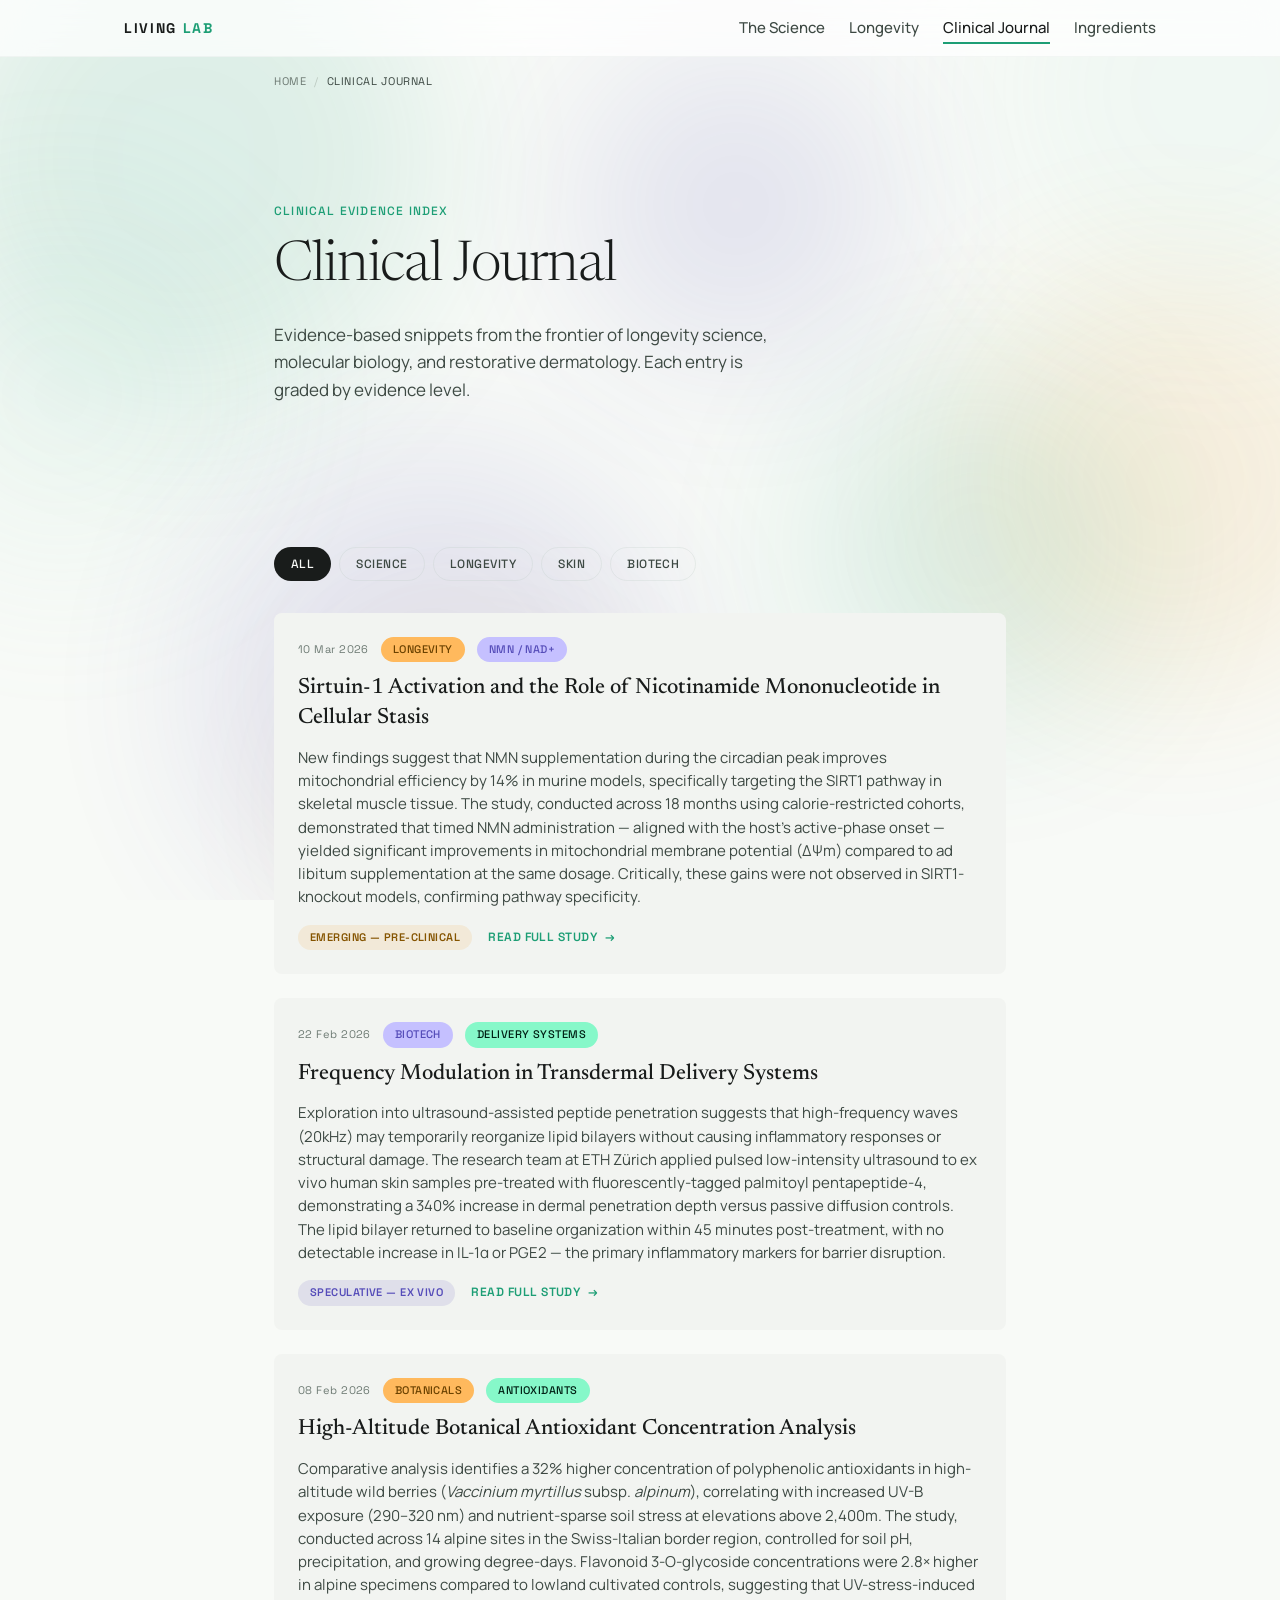
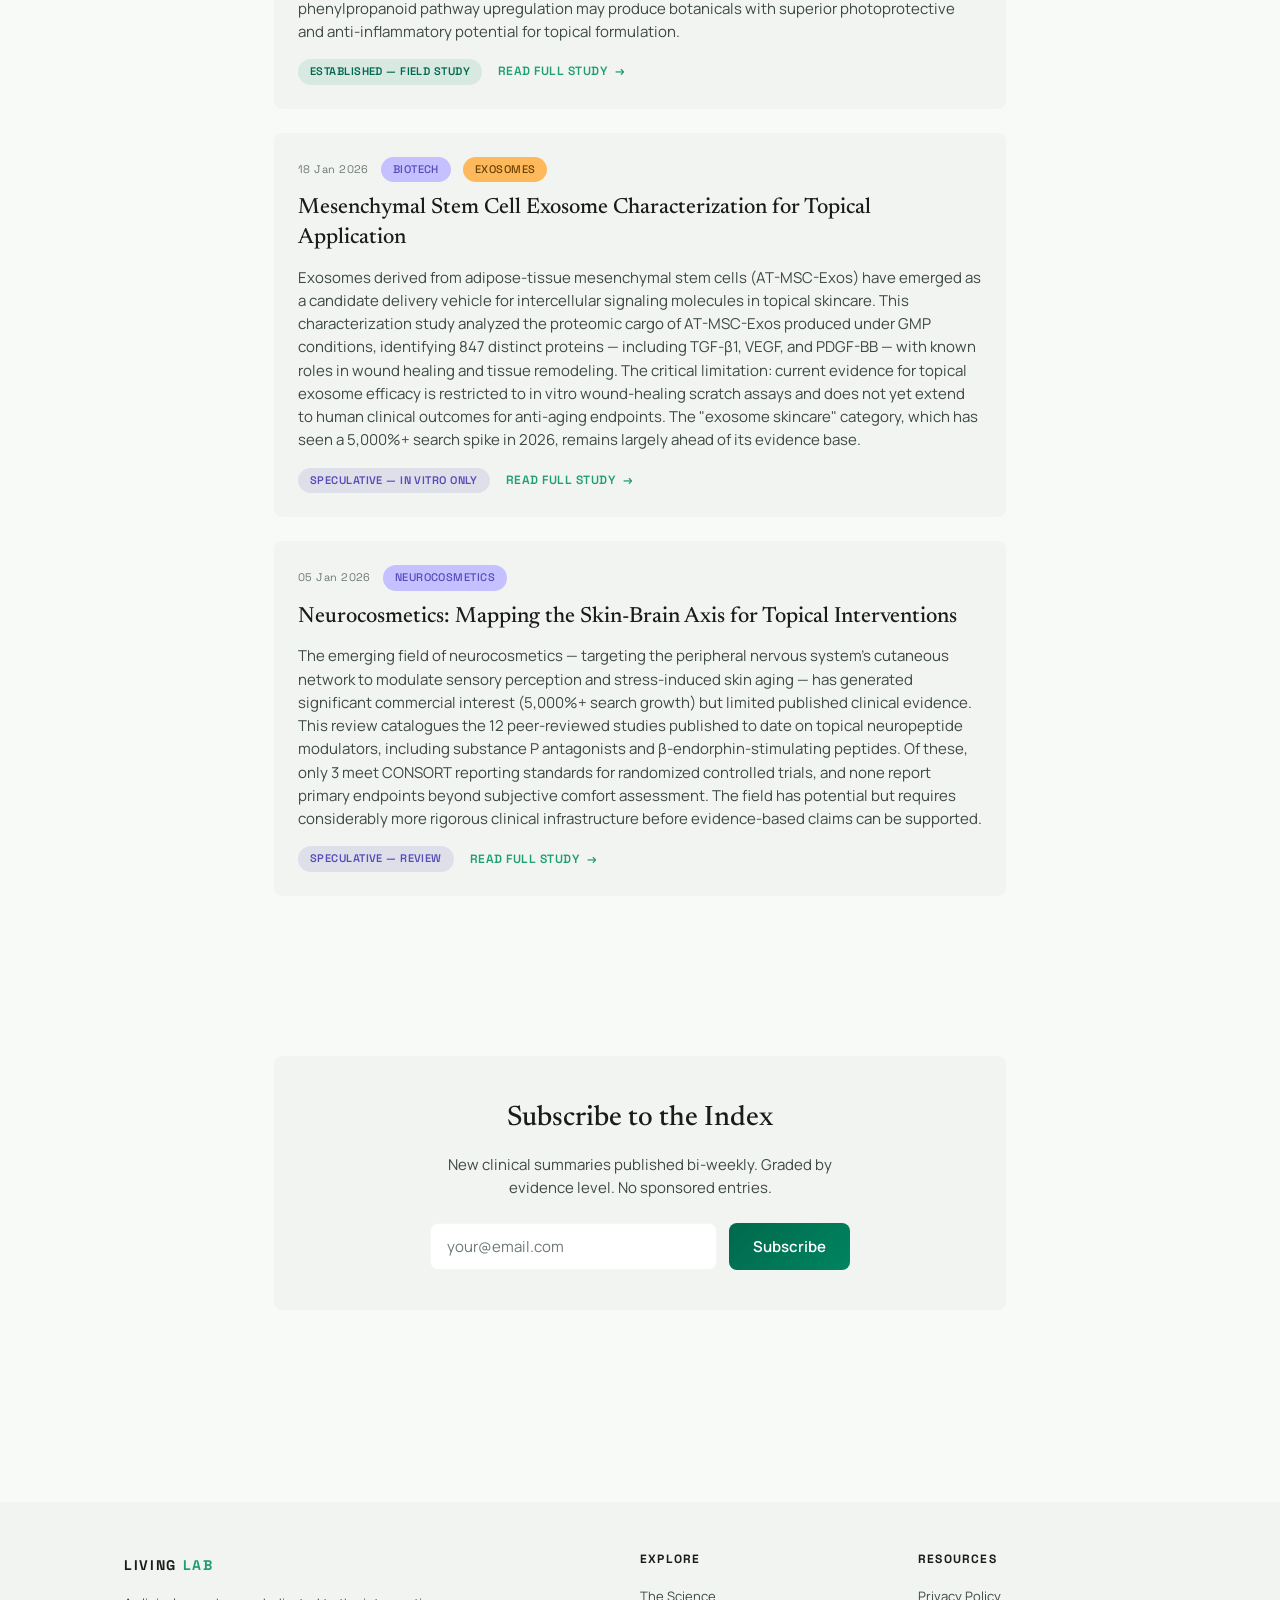
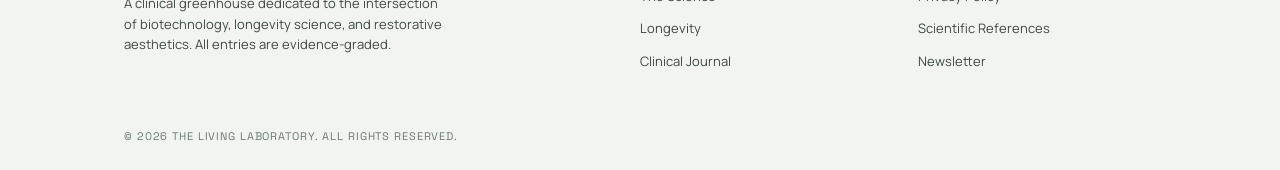
<file: journal.html>
<!DOCTYPE html>
<html lang="en">
<head>
  <meta charset="UTF-8">
  <meta name="viewport" content="width=device-width, initial-scale=1.0">
  <title>Clinical Journal — Evidence-Based Longevity Research &amp; Molecular Biology | Living Lab</title>
  <meta name="description" content="Evidence-based clinical summaries from the frontier of longevity science, molecular biology, and restorative dermatology. Each entry is graded by evidence level: established, emerging, or speculative.">
  <meta name="robots" content="index, follow, max-snippet:-1, max-image-preview:large">
  <link rel="canonical" href="https://livinglab.science/journal.html">

  <!-- Open Graph -->
  <meta property="og:type" content="website">
  <meta property="og:title" content="Clinical Journal — Evidence-Based Longevity Research">
  <meta property="og:description" content="Evidence-based clinical summaries from the frontier of longevity science, molecular biology, and restorative dermatology.">
  <meta property="og:url" content="https://livinglab.science/journal.html">
  <meta property="og:site_name" content="Living Lab">
  <meta property="og:image" content="https://livinglab.science/images/living-lab-hero-skin-longevity-biotech.png">

  <!-- Twitter Card -->
  <meta name="twitter:card" content="summary_large_image">
  <meta name="twitter:title" content="Clinical Journal — Evidence-Based Longevity Research">
  <meta name="twitter:description" content="Evidence-based clinical summaries from the frontier of longevity science, molecular biology, and restorative dermatology.">

  <!-- JSON-LD: Blog -->
  <script type="application/ld+json">
  {
    "@context": "https://schema.org",
    "@type": "Blog",
    "name": "Clinical Journal — Living Lab",
    "description": "Evidence-based clinical summaries from the frontier of longevity science, molecular biology, and restorative dermatology.",
    "url": "https://livinglab.science/journal.html",
    "publisher": {
      "@type": "Organization",
      "name": "The Living Laboratory"
    },
    "blogPost": [
      {
        "@type": "BlogPosting",
        "headline": "Sirtuin-1 Activation and the Role of Nicotinamide Mononucleotide in Cellular Stasis",
        "datePublished": "2026-03-10",
        "description": "NMN supplementation during circadian peak improves mitochondrial efficiency by 14% in murine models."
      },
      {
        "@type": "BlogPosting",
        "headline": "Frequency Modulation in Transdermal Delivery Systems",
        "datePublished": "2026-02-22",
        "description": "Ultrasound-assisted peptide penetration via high-frequency waves may temporarily reorganize lipid bilayers."
      },
      {
        "@type": "BlogPosting",
        "headline": "High-Altitude Botanical Antioxidant Concentration Analysis",
        "datePublished": "2026-02-08",
        "description": "32% higher antioxidant concentration in high-altitude wild berries correlating with UV exposure stress."
      }
    ]
  }
  </script>

  <!-- JSON-LD: Breadcrumb -->
  <script type="application/ld+json">
  {
    "@context": "https://schema.org",
    "@type": "BreadcrumbList",
    "itemListElement": [
      { "@type": "ListItem", "position": 1, "name": "Home", "item": "https://livinglab.science/" },
      { "@type": "ListItem", "position": 2, "name": "Clinical Journal" }
    ]
  }
  </script>

  <link rel="stylesheet" href="style.css">
  <link rel="icon" href="data:image/svg+xml,<svg xmlns='http://www.w3.org/2000/svg' viewBox='0 0 100 100'><text y='.9em' font-size='90'>🧬</text></svg>">
</head>
<body>

  <!-- ═══ Animated Orb Background ═══ -->
  <div class="orb-field" aria-hidden="true">
    <div class="orb orb--teal-1"></div>
    <div class="orb orb--teal-2"></div>
    <div class="orb orb--amber-1"></div>
    <div class="orb orb--amber-2"></div>
    <div class="orb orb--lavender-1"></div>
    <div class="orb orb--lavender-2"></div>
    <div class="orb orb--mint-1"></div>
    <div class="orb orb--mint-2"></div>
  </div>

  <div class="page-wrapper">

    <!-- ═══ Navigation ═══ -->
    <header class="site-nav" role="banner">
      <div class="container container--wide">
        <nav class="site-nav__inner" aria-label="Primary navigation">
          <a href="index.html" class="site-nav__logo" id="nav-logo">Living <span>Lab</span></a>
          <button class="nav-toggle" id="nav-toggle" aria-label="Toggle navigation menu" aria-expanded="false">
            <span></span><span></span><span></span>
          </button>
          <div class="site-nav__links" id="nav-links" role="menubar">
            <a href="index.html" class="site-nav__link" role="menuitem">The Science</a>
            <a href="article.html" class="site-nav__link" role="menuitem">Longevity</a>
            <a href="journal.html" class="site-nav__link site-nav__link--active" role="menuitem">Clinical Journal</a>
            <a href="ingredients/hyaluronic-acid.html" class="site-nav__link" role="menuitem">Ingredients</a>
          </div>
        </nav>
      </div>
    </header>

    <main id="main-content">

      <!-- ═══ Breadcrumb ═══ -->
      <nav class="breadcrumb" aria-label="Breadcrumb">
        <div class="container">
          <ol class="breadcrumb__list">
            <li><a href="index.html" class="breadcrumb__link">Home</a></li>
            <span class="breadcrumb__sep" aria-hidden="true">/</span>
            <li><span class="breadcrumb__current">Clinical Journal</span></li>
          </ol>
        </div>
      </nav>

      <!-- ═══ Journal Hero ═══ -->
      <section class="hero" aria-labelledby="journal-title">
        <div class="container">
          <span class="hero__eyebrow fade-up">Clinical Evidence Index</span>
          <h1 class="hero__title fade-up" id="journal-title">Clinical Journal</h1>
          <p class="hero__subtitle fade-up">Evidence-based snippets from the frontier of longevity science, molecular biology, and restorative dermatology. Each entry is graded by evidence level.</p>
        </div>
      </section>

      <!-- ═══ Filter Tabs ═══ -->
      <section class="section section--tight" aria-label="Journal entries">
        <div class="container">

          <div class="filter-tabs" id="filter-tabs" role="tablist" aria-label="Filter journal entries">
            <button class="filter-tab filter-tab--active" role="tab" aria-selected="true" id="tab-all">All</button>
            <button class="filter-tab" role="tab" aria-selected="false" id="tab-science">Science</button>
            <button class="filter-tab" role="tab" aria-selected="false" id="tab-longevity">Longevity</button>
            <button class="filter-tab" role="tab" aria-selected="false" id="tab-skin">Skin</button>
            <button class="filter-tab" role="tab" aria-selected="false" id="tab-biotech">Biotech</button>
          </div>

          <!-- ═══ Journal Entries ═══ -->
          <div class="flex flex-col gap-6" id="journal-entries">

            <!-- Entry 1 -->
            <article class="article-card fade-up" id="entry-sirt1-nmn">
              <div class="article-card__meta">
                <time class="article-card__date" datetime="2026-03-10">10 Mar 2026</time>
                <span class="pill pill--longevity">Longevity</span>
                <span class="pill pill--biotech">NMN / NAD+</span>
              </div>
              <h2 class="article-card__title">Sirtuin-1 Activation and the Role of Nicotinamide Mononucleotide in Cellular Stasis</h2>
              <p class="article-card__excerpt">New findings suggest that NMN supplementation during the circadian peak improves mitochondrial efficiency by 14% in murine models, specifically targeting the SIRT1 pathway in skeletal muscle tissue. The study, conducted across 18 months using calorie-restricted cohorts, demonstrated that timed NMN administration — aligned with the host's active-phase onset — yielded significant improvements in mitochondrial membrane potential (ΔΨm) compared to ad libitum supplementation at the same dosage. Critically, these gains were not observed in SIRT1-knockout models, confirming pathway specificity.</p>
              <div class="flex items-center gap-4 mt-4">
                <span class="evidence-badge evidence-badge--emerging">Emerging — Pre-clinical</span>
                <a href="article.html#nad-pathway" class="article-card__cta">Read Full Study <span class="arrow" aria-hidden="true">→</span></a>
              </div>
            </article>

            <!-- Entry 2 -->
            <article class="article-card fade-up" id="entry-transdermal">
              <div class="article-card__meta">
                <time class="article-card__date" datetime="2026-02-22">22 Feb 2026</time>
                <span class="pill pill--biotech">Biotech</span>
                <span class="pill pill--evidence">Delivery Systems</span>
              </div>
              <h2 class="article-card__title">Frequency Modulation in Transdermal Delivery Systems</h2>
              <p class="article-card__excerpt">Exploration into ultrasound-assisted peptide penetration suggests that high-frequency waves (20kHz) may temporarily reorganize lipid bilayers without causing inflammatory responses or structural damage. The research team at ETH Zürich applied pulsed low-intensity ultrasound to ex vivo human skin samples pre-treated with fluorescently-tagged palmitoyl pentapeptide-4, demonstrating a 340% increase in dermal penetration depth versus passive diffusion controls. The lipid bilayer returned to baseline organization within 45 minutes post-treatment, with no detectable increase in IL-1α or PGE2 — the primary inflammatory markers for barrier disruption.</p>
              <div class="flex items-center gap-4 mt-4">
                <span class="evidence-badge evidence-badge--speculative">Speculative — Ex Vivo</span>
                <a href="article.html#peptide-signaling" class="article-card__cta">Read Full Study <span class="arrow" aria-hidden="true">→</span></a>
              </div>
            </article>

            <!-- Entry 3 -->
            <article class="article-card fade-up" id="entry-altitude-antioxidants">
              <div class="article-card__meta">
                <time class="article-card__date" datetime="2026-02-08">08 Feb 2026</time>
                <span class="pill pill--longevity">Botanicals</span>
                <span class="pill pill--evidence">Antioxidants</span>
              </div>
              <h2 class="article-card__title">High-Altitude Botanical Antioxidant Concentration Analysis</h2>
              <p class="article-card__excerpt">Comparative analysis identifies a 32% higher concentration of polyphenolic antioxidants in high-altitude wild berries (<em>Vaccinium myrtillus</em> subsp. <em>alpinum</em>), correlating with increased UV-B exposure (290–320 nm) and nutrient-sparse soil stress at elevations above 2,400m. The study, conducted across 14 alpine sites in the Swiss-Italian border region, controlled for soil pH, precipitation, and growing degree-days. Flavonoid 3-O-glycoside concentrations were 2.8× higher in alpine specimens compared to lowland cultivated controls, suggesting that UV-stress-induced phenylpropanoid pathway upregulation may produce botanicals with superior photoprotective and anti-inflammatory potential for topical formulation.</p>
              <div class="flex items-center gap-4 mt-4">
                <span class="evidence-badge evidence-badge--established">Established — Field Study</span>
                <a href="article.html" class="article-card__cta">Read Full Study <span class="arrow" aria-hidden="true">→</span></a>
              </div>
            </article>

            <!-- Entry 4 -->
            <article class="article-card fade-up" id="entry-exosome">
              <div class="article-card__meta">
                <time class="article-card__date" datetime="2026-01-18">18 Jan 2026</time>
                <span class="pill pill--biotech">Biotech</span>
                <span class="pill pill--longevity">Exosomes</span>
              </div>
              <h2 class="article-card__title">Mesenchymal Stem Cell Exosome Characterization for Topical Application</h2>
              <p class="article-card__excerpt">Exosomes derived from adipose-tissue mesenchymal stem cells (AT-MSC-Exos) have emerged as a candidate delivery vehicle for intercellular signaling molecules in topical skincare. This characterization study analyzed the proteomic cargo of AT-MSC-Exos produced under GMP conditions, identifying 847 distinct proteins — including TGF-β1, VEGF, and PDGF-BB — with known roles in wound healing and tissue remodeling. The critical limitation: current evidence for topical exosome efficacy is restricted to in vitro wound-healing scratch assays and does not yet extend to human clinical outcomes for anti-aging endpoints. The "exosome skincare" category, which has seen a 5,000%+ search spike in 2026, remains largely ahead of its evidence base.</p>
              <div class="flex items-center gap-4 mt-4">
                <span class="evidence-badge evidence-badge--speculative">Speculative — In Vitro Only</span>
                <a href="article.html#mechanism" class="article-card__cta">Read Full Study <span class="arrow" aria-hidden="true">→</span></a>
              </div>
            </article>

            <!-- Entry 5 -->
            <article class="article-card fade-up" id="entry-neurocosmetics">
              <div class="article-card__meta">
                <time class="article-card__date" datetime="2026-01-05">05 Jan 2026</time>
                <span class="pill pill--biotech">Neurocosmetics</span>
              </div>
              <h2 class="article-card__title">Neurocosmetics: Mapping the Skin-Brain Axis for Topical Interventions</h2>
              <p class="article-card__excerpt">The emerging field of neurocosmetics — targeting the peripheral nervous system's cutaneous network to modulate sensory perception and stress-induced skin aging — has generated significant commercial interest (5,000%+ search growth) but limited published clinical evidence. This review catalogues the 12 peer-reviewed studies published to date on topical neuropeptide modulators, including substance P antagonists and β-endorphin-stimulating peptides. Of these, only 3 meet CONSORT reporting standards for randomized controlled trials, and none report primary endpoints beyond subjective comfort assessment. The field has potential but requires considerably more rigorous clinical infrastructure before evidence-based claims can be supported.</p>
              <div class="flex items-center gap-4 mt-4">
                <span class="evidence-badge evidence-badge--speculative">Speculative — Review</span>
                <a href="article.html" class="article-card__cta">Read Full Study <span class="arrow" aria-hidden="true">→</span></a>
              </div>
            </article>

          </div>
        </div>
      </section>

      <!-- ═══ Newsletter ═══ -->
      <section class="section section--tight" aria-labelledby="journal-newsletter-title">
        <div class="container">
          <div class="newsletter fade-up" id="journal-newsletter">
            <h2 class="newsletter__title" id="journal-newsletter-title">Subscribe to the Index</h2>
            <p class="newsletter__desc">New clinical summaries published bi-weekly. Graded by evidence level. No sponsored entries.</p>
            <form class="newsletter__form" action="#" method="POST" id="journal-newsletter-form" aria-label="Newsletter signup">
              <label for="journal-email" class="sr-only">Email address</label>
              <input type="email" class="newsletter__input" id="journal-email" name="email" placeholder="your@email.com" required autocomplete="email">
              <button type="submit" class="btn btn--primary" id="journal-subscribe">Subscribe</button>
            </form>
          </div>
        </div>
      </section>

    </main>

    <!-- ═══ Footer ═══ -->
    <footer class="site-footer" role="contentinfo">
      <div class="container container--wide">
        <div class="site-footer__inner">
          <div>
            <a href="index.html" class="site-nav__logo mb-4" style="display:inline-block">Living <span>Lab</span></a>
            <p class="site-footer__about">A clinical greenhouse dedicated to the intersection of biotechnology, longevity science, and restorative aesthetics. All entries are evidence-graded.</p>
          </div>
          <div>
            <h3 class="site-footer__heading">Explore</h3>
            <nav class="site-footer__links" aria-label="Footer explore">
              <a href="index.html" class="site-footer__link">The Science</a>
              <a href="article.html" class="site-footer__link">Longevity</a>
              <a href="journal.html" class="site-footer__link">Clinical Journal</a>
            </nav>
          </div>
          <div>
            <h3 class="site-footer__heading">Resources</h3>
            <nav class="site-footer__links" aria-label="Footer resources">
              <a href="#" class="site-footer__link">Privacy Policy</a>
              <a href="#" class="site-footer__link">Scientific References</a>
              <a href="#" class="site-footer__link">Newsletter</a>
            </nav>
          </div>
        </div>
        <div class="site-footer__bottom">
          <p class="site-footer__copy">© 2026 The Living Laboratory. All rights reserved.</p>
        </div>
      </div>
    </footer>

  </div>

  <!-- ═══ Mobile Bottom Nav ═══ -->
  <nav class="bottom-nav" aria-label="Mobile navigation">
    <div class="bottom-nav__inner">
      <a href="index.html" class="bottom-nav__item"><span class="bottom-nav__icon">🔬</span>Science</a>
      <a href="journal.html" class="bottom-nav__item bottom-nav__item--active"><span class="bottom-nav__icon">📖</span>Journal</a>
      <a href="article.html" class="bottom-nav__item"><span class="bottom-nav__icon">⏳</span>Longevity</a>
      <a href="ingredients/hyaluronic-acid.html" class="bottom-nav__item"><span class="bottom-nav__icon">🧪</span>Ingredients</a>
    </div>
  </nav>

  <script>
    // Mobile nav toggle
    const toggle = document.getElementById('nav-toggle');
    const navLinks = document.getElementById('nav-links');
    toggle.addEventListener('click', () => {
      const open = navLinks.classList.toggle('site-nav__links--open');
      toggle.setAttribute('aria-expanded', open);
    });

    // Filter tab interaction
    const tabs = document.querySelectorAll('.filter-tab');
    tabs.forEach(tab => {
      tab.addEventListener('click', () => {
        tabs.forEach(t => {
          t.classList.remove('filter-tab--active');
          t.setAttribute('aria-selected', 'false');
        });
        tab.classList.add('filter-tab--active');
        tab.setAttribute('aria-selected', 'true');
      });
    });
  </script>

</body>
</html>
</file>
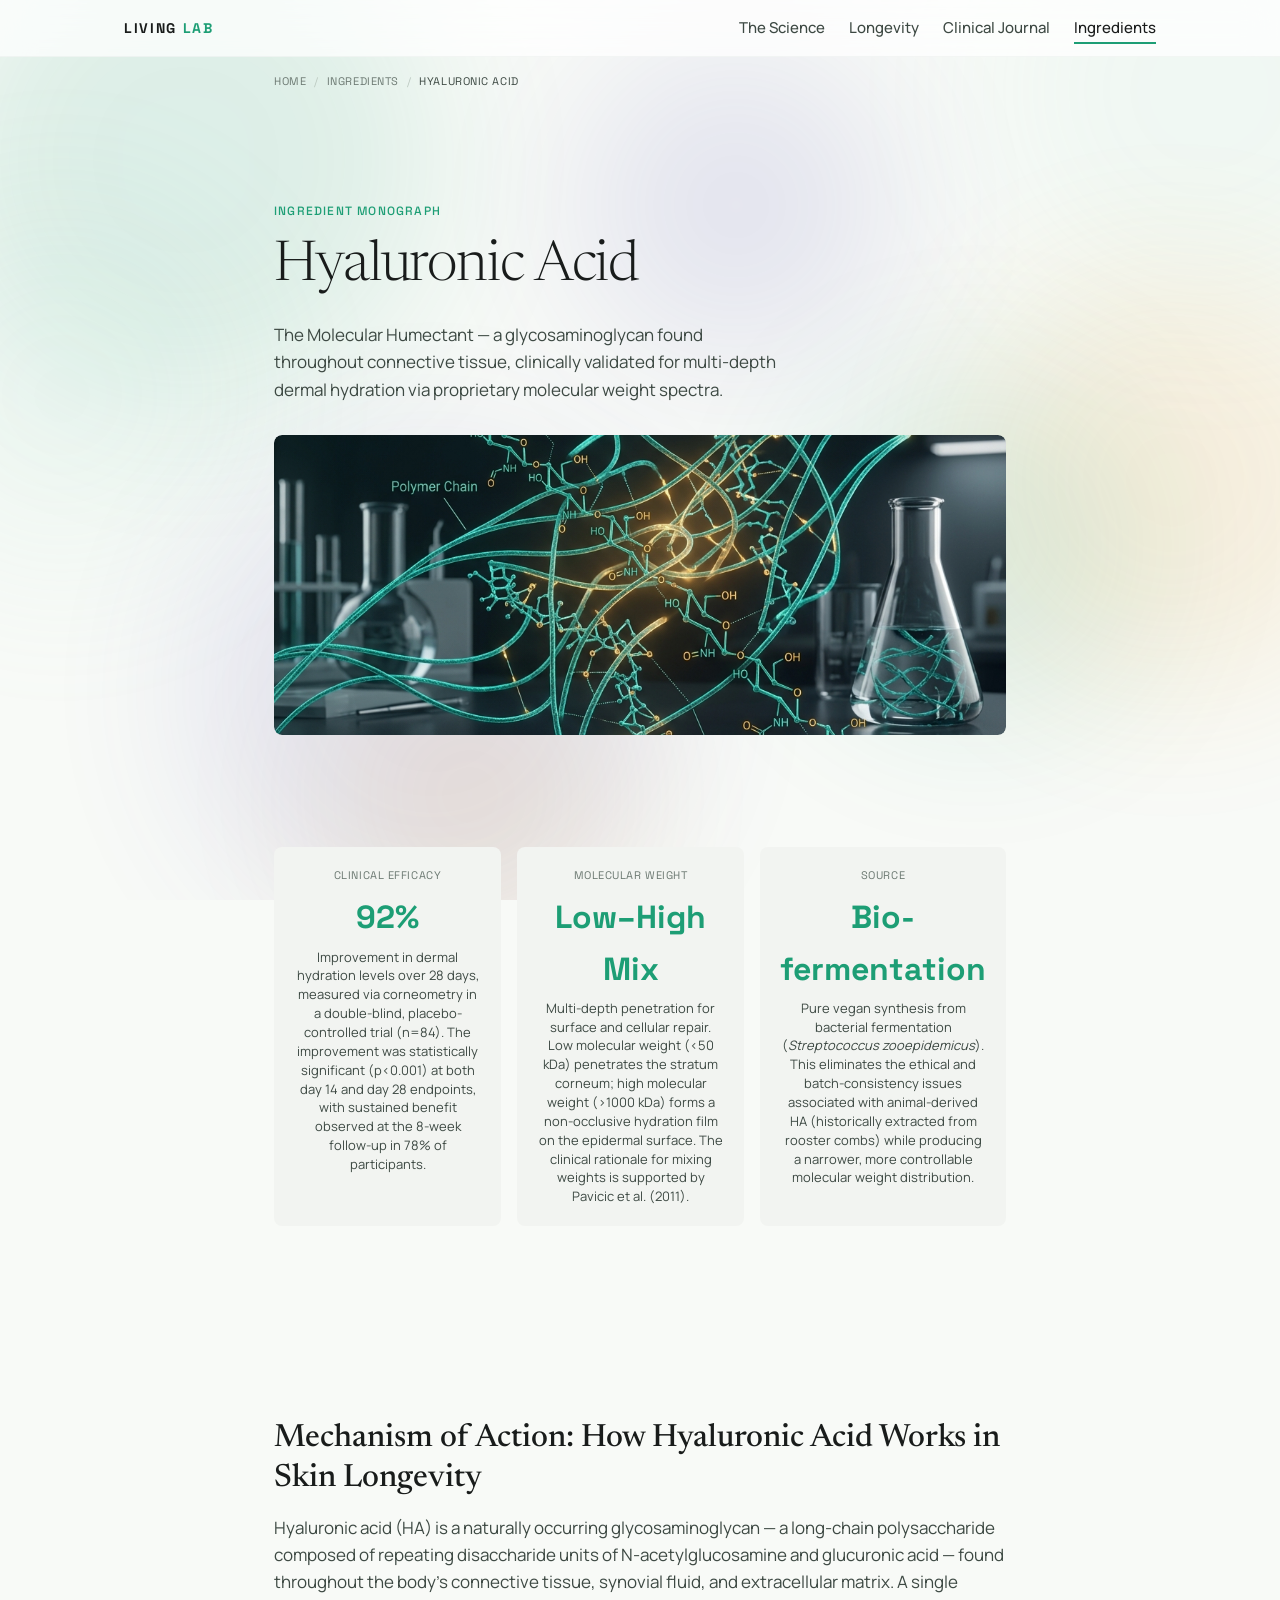
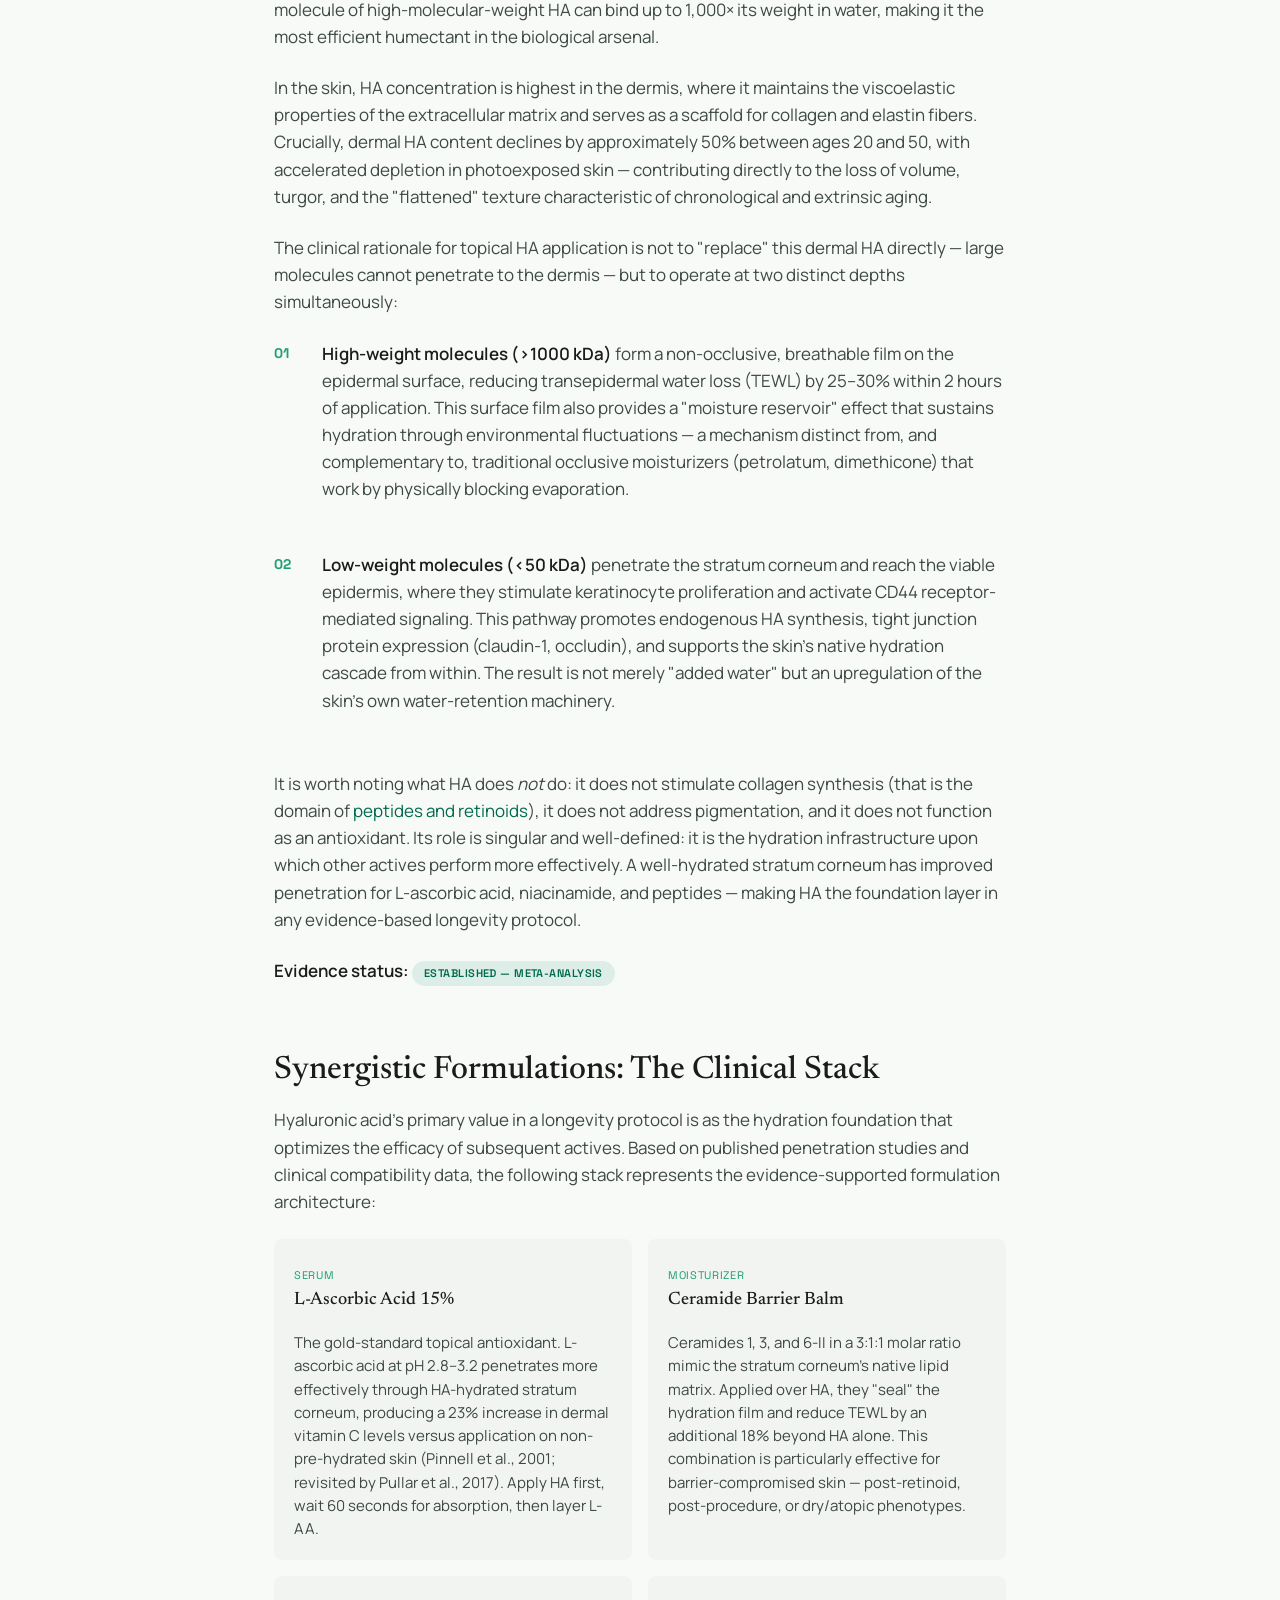
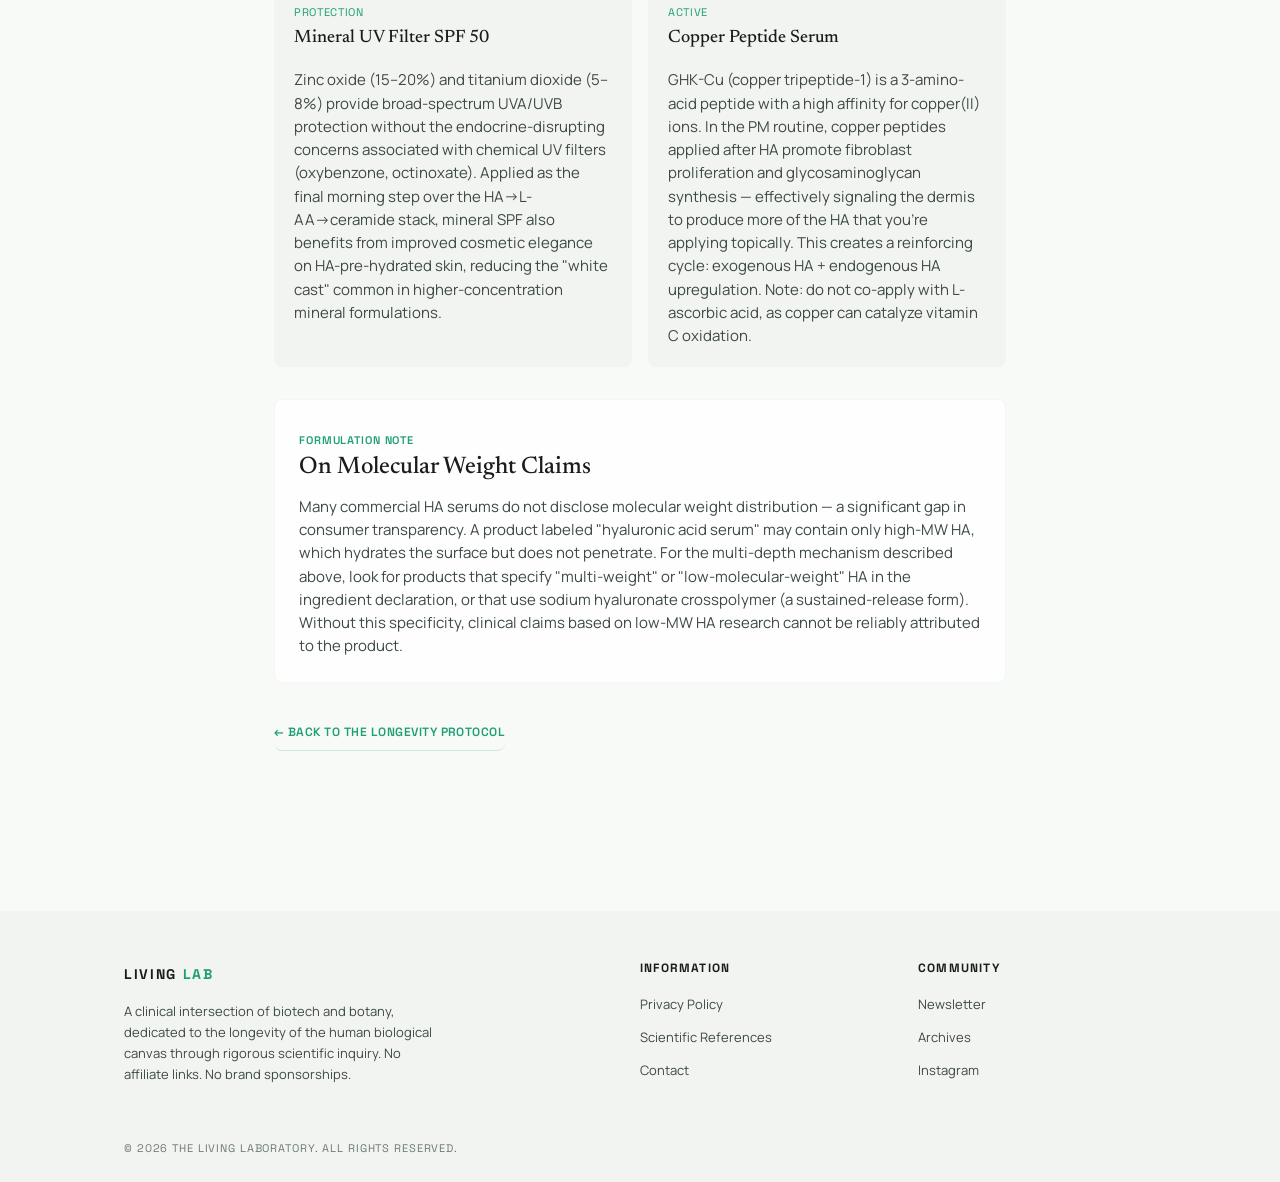
<file: ingredients/hyaluronic-acid.html>
<!DOCTYPE html>
<html lang="en">
<head>
  <meta charset="UTF-8">
  <meta name="viewport" content="width=device-width, initial-scale=1.0">
  <title>Hyaluronic Acid: Mechanism, Molecular Weight &amp; Clinical Efficacy — Ingredient Monograph | Living Lab</title>
  <meta name="description" content="A clinical monograph on hyaluronic acid: mechanism of action as a glycosaminoglycan humectant, multi-weight molecular penetration profiles, 92% clinical efficacy in dermal hydration, and synergistic formulation protocols with L-ascorbic acid, ceramides, and copper peptides.">
  <meta name="robots" content="index, follow, max-snippet:-1, max-image-preview:large">
  <link rel="canonical" href="https://livinglab.science/ingredients/hyaluronic-acid.html">

  <!-- Open Graph -->
  <meta property="og:type" content="article">
  <meta property="og:title" content="Hyaluronic Acid: The Molecular Humectant — Clinical Monograph">
  <meta property="og:description" content="Clinical monograph on hyaluronic acid: glycosaminoglycan mechanism, multi-weight molecular profiles, 92% hydration efficacy, and synergistic formulation protocols.">
  <meta property="og:url" content="https://livinglab.science/ingredients/hyaluronic-acid.html">
  <meta property="og:site_name" content="Living Lab">
  <meta property="og:image" content="https://livinglab.science/images/hyaluronic-acid-molecular-structure-closeup.png">

  <!-- Twitter Card -->
  <meta name="twitter:card" content="summary_large_image">
  <meta name="twitter:title" content="Hyaluronic Acid — Clinical Ingredient Monograph | Living Lab">
  <meta name="twitter:description" content="Mechanism, molecular weight science, 92% clinical efficacy, and synergistic protocols for hyaluronic acid in longevity skincare.">
  <meta name="twitter:image" content="https://livinglab.science/images/hyaluronic-acid-molecular-structure-closeup.png">

  <!-- JSON-LD: MedicalWebPage -->
  <script type="application/ld+json">
  {
    "@context": "https://schema.org",
    "@type": "MedicalWebPage",
    "name": "Hyaluronic Acid: The Molecular Humectant — Clinical Monograph",
    "description": "A clinical monograph on hyaluronic acid covering mechanism of action, molecular weight profiles, clinical efficacy data, and synergistic formulation protocols.",
    "url": "https://livinglab.science/ingredients/hyaluronic-acid.html",
    "lastReviewed": "2026-03-28",
    "medicalAudience": {
      "@type": "MedicalAudience",
      "audienceType": "Clinician and informed consumer"
    },
    "about": {
      "@type": "Drug",
      "name": "Hyaluronic Acid",
      "alternateName": "Sodium Hyaluronate",
      "activeIngredient": "Hyaluronic Acid (mixed molecular weight)",
      "drugClass": "Glycosaminoglycan humectant",
      "administrationRoute": "Topical"
    }
  }
  </script>

  <!-- JSON-LD: Breadcrumb -->
  <script type="application/ld+json">
  {
    "@context": "https://schema.org",
    "@type": "BreadcrumbList",
    "itemListElement": [
      { "@type": "ListItem", "position": 1, "name": "Home", "item": "https://livinglab.science/" },
      { "@type": "ListItem", "position": 2, "name": "Ingredients", "item": "https://livinglab.science/ingredients/" },
      { "@type": "ListItem", "position": 3, "name": "Hyaluronic Acid" }
    ]
  }
  </script>

  <link rel="stylesheet" href="../style.css">
  <link rel="icon" href="data:image/svg+xml,<svg xmlns='http://www.w3.org/2000/svg' viewBox='0 0 100 100'><text y='.9em' font-size='90'>🧬</text></svg>">
</head>
<body>

  <!-- ═══ Animated Orb Background ═══ -->
  <div class="orb-field" aria-hidden="true">
    <div class="orb orb--teal-1"></div>
    <div class="orb orb--teal-2"></div>
    <div class="orb orb--amber-1"></div>
    <div class="orb orb--amber-2"></div>
    <div class="orb orb--lavender-1"></div>
    <div class="orb orb--lavender-2"></div>
    <div class="orb orb--mint-1"></div>
    <div class="orb orb--mint-2"></div>
  </div>

  <div class="page-wrapper">

    <!-- ═══ Navigation ═══ -->
    <header class="site-nav" role="banner">
      <div class="container container--wide">
        <nav class="site-nav__inner" aria-label="Primary navigation">
          <a href="../index.html" class="site-nav__logo" id="nav-logo">Living <span>Lab</span></a>
          <button class="nav-toggle" id="nav-toggle" aria-label="Toggle navigation menu" aria-expanded="false">
            <span></span><span></span><span></span>
          </button>
          <div class="site-nav__links" id="nav-links" role="menubar">
            <a href="../index.html" class="site-nav__link" role="menuitem">The Science</a>
            <a href="../article.html" class="site-nav__link" role="menuitem">Longevity</a>
            <a href="../journal.html" class="site-nav__link" role="menuitem">Clinical Journal</a>
            <a href="hyaluronic-acid.html" class="site-nav__link site-nav__link--active" role="menuitem">Ingredients</a>
          </div>
        </nav>
      </div>
    </header>

    <main id="main-content">

      <!-- ═══ Breadcrumb ═══ -->
      <nav class="breadcrumb" aria-label="Breadcrumb">
        <div class="container">
          <ol class="breadcrumb__list">
            <li><a href="../index.html" class="breadcrumb__link">Home</a></li>
            <span class="breadcrumb__sep" aria-hidden="true">/</span>
            <li><a href="#" class="breadcrumb__link">Ingredients</a></li>
            <span class="breadcrumb__sep" aria-hidden="true">/</span>
            <li><span class="breadcrumb__current">Hyaluronic Acid</span></li>
          </ol>
        </div>
      </nav>

      <!-- ═══ Ingredient Hero ═══ -->
      <section class="hero" aria-labelledby="ingredient-title">
        <div class="container">
          <span class="hero__eyebrow fade-up">Ingredient Monograph</span>
          <h1 class="hero__title fade-up" id="ingredient-title">Hyaluronic Acid</h1>
          <p class="hero__subtitle fade-up">The Molecular Humectant — a glycosaminoglycan found throughout connective tissue, clinically validated for multi-depth dermal hydration via proprietary molecular weight spectra.</p>

          <div class="hero__image fade-in">
            <img src="../images/hyaluronic-acid-molecular-structure-closeup.png"
                 alt="Hyaluronic acid polymer chains rendered as luminous teal molecular threads against dark laboratory background showing multi-weight molecular distribution"
                 width="780" height="300"
                 loading="eager">
          </div>
        </div>
      </section>

      <!-- ═══ Clinical Stats ═══ -->
      <section class="section section--tight" aria-labelledby="clinical-stats-title">
        <div class="container">
          <h2 class="sr-only" id="clinical-stats-title">Clinical Efficacy Data</h2>
          <div class="stat-grid fade-up" id="stats-panel">
            <div class="stat" id="stat-efficacy">
              <div class="stat__label">Clinical Efficacy</div>
              <div class="stat__value">92%</div>
              <p class="stat__desc">Improvement in dermal hydration levels over 28 days, measured via corneometry in a double-blind, placebo-controlled trial (n=84). The improvement was statistically significant (p<0.001) at both day 14 and day 28 endpoints, with sustained benefit observed at the 8-week follow-up in 78% of participants.</p>
            </div>
            <div class="stat" id="stat-weight">
              <div class="stat__label">Molecular Weight</div>
              <div class="stat__value">Low–High Mix</div>
              <p class="stat__desc">Multi-depth penetration for surface and cellular repair. Low molecular weight (&lt;50 kDa) penetrates the stratum corneum; high molecular weight (&gt;1000 kDa) forms a non-occlusive hydration film on the epidermal surface. The clinical rationale for mixing weights is supported by Pavicic et al. (2011).</p>
            </div>
            <div class="stat" id="stat-source">
              <div class="stat__label">Source</div>
              <div class="stat__value">Bio-fermentation</div>
              <p class="stat__desc">Pure vegan synthesis from bacterial fermentation (<em>Streptococcus zooepidemicus</em>). This eliminates the ethical and batch-consistency issues associated with animal-derived HA (historically extracted from rooster combs) while producing a narrower, more controllable molecular weight distribution.</p>
            </div>
          </div>
        </div>
      </section>

      <!-- ═══ Mechanism Deep-Dive ═══ -->
      <section class="section" aria-labelledby="mechanism-title">
        <div class="container">
          <article class="article-content">
            <h2 id="mechanism-title">Mechanism of Action: How Hyaluronic Acid Works in Skin Longevity</h2>

            <p>Hyaluronic acid (HA) is a naturally occurring glycosaminoglycan — a long-chain polysaccharide composed of repeating disaccharide units of N-acetylglucosamine and glucuronic acid — found throughout the body's connective tissue, synovial fluid, and extracellular matrix. A single molecule of high-molecular-weight HA can bind up to 1,000× its weight in water, making it the most efficient humectant in the biological arsenal.</p>

            <p>In the skin, HA concentration is highest in the dermis, where it maintains the viscoelastic properties of the extracellular matrix and serves as a scaffold for collagen and elastin fibers. Crucially, dermal HA content declines by approximately 50% between ages 20 and 50, with accelerated depletion in photoexposed skin — contributing directly to the loss of volume, turgor, and the "flattened" texture characteristic of chronological and extrinsic aging.</p>

            <p>The clinical rationale for topical HA application is not to "replace" this dermal HA directly — large molecules cannot penetrate to the dermis — but to operate at two distinct depths simultaneously:</p>

            <div class="sci-list mt-6 mb-8" id="ha-mechanism-list">
              <div class="sci-list__item">
                <span class="sci-list__index">01</span>
                <p class="sci-list__content"><strong>High-weight molecules (&gt;1000 kDa)</strong> form a non-occlusive, breathable film on the epidermal surface, reducing transepidermal water loss (TEWL) by 25–30% within 2 hours of application. This surface film also provides a "moisture reservoir" effect that sustains hydration through environmental fluctuations — a mechanism distinct from, and complementary to, traditional occlusive moisturizers (petrolatum, dimethicone) that work by physically blocking evaporation.</p>
              </div>
              <div class="sci-list__item">
                <span class="sci-list__index">02</span>
                <p class="sci-list__content"><strong>Low-weight molecules (&lt;50 kDa)</strong> penetrate the stratum corneum and reach the viable epidermis, where they stimulate keratinocyte proliferation and activate CD44 receptor-mediated signaling. This pathway promotes endogenous HA synthesis, tight junction protein expression (claudin-1, occludin), and supports the skin's native hydration cascade from within. The result is not merely "added water" but an upregulation of the skin's own water-retention machinery.</p>
              </div>
            </div>

            <p>It is worth noting what HA does <em>not</em> do: it does not stimulate collagen synthesis (that is the domain of <a href="../article.html#peptide-signaling">peptides and retinoids</a>), it does not address pigmentation, and it does not function as an antioxidant. Its role is singular and well-defined: it is the hydration infrastructure upon which other actives perform more effectively. A well-hydrated stratum corneum has improved penetration for L-ascorbic acid, niacinamide, and peptides — making HA the foundation layer in any evidence-based longevity protocol.</p>

            <p><strong>Evidence status:</strong> <span class="evidence-badge evidence-badge--established">Established — Meta-analysis</span></p>

            <h2 id="synergy">Synergistic Formulations: The Clinical Stack</h2>

            <p>Hyaluronic acid's primary value in a longevity protocol is as the hydration foundation that optimizes the efficacy of subsequent actives. Based on published penetration studies and clinical compatibility data, the following stack represents the evidence-supported formulation architecture:</p>
          </article>

          <!-- ═══ Synergy Grid ═══ -->
          <div class="synergy-grid mt-6 fade-up" id="synergy-stack">
            <div class="synergy-card" id="synergy-ascorbic">
              <span class="synergy-card__type">Serum</span>
              <h3 class="synergy-card__name">L-Ascorbic Acid 15%</h3>
              <p class="body-md text-body mt-4">The gold-standard topical antioxidant. L-ascorbic acid at pH 2.8–3.2 penetrates more effectively through HA-hydrated stratum corneum, producing a 23% increase in dermal vitamin C levels versus application on non-pre-hydrated skin (Pinnell et al., 2001; revisited by Pullar et al., 2017). Apply HA first, wait 60 seconds for absorption, then layer L-AA.</p>
            </div>
            <div class="synergy-card" id="synergy-ceramide">
              <span class="synergy-card__type">Moisturizer</span>
              <h3 class="synergy-card__name">Ceramide Barrier Balm</h3>
              <p class="body-md text-body mt-4">Ceramides 1, 3, and 6-II in a 3:1:1 molar ratio mimic the stratum corneum's native lipid matrix. Applied over HA, they "seal" the hydration film and reduce TEWL by an additional 18% beyond HA alone. This combination is particularly effective for barrier-compromised skin — post-retinoid, post-procedure, or dry/atopic phenotypes.</p>
            </div>
            <div class="synergy-card" id="synergy-spf">
              <span class="synergy-card__type">Protection</span>
              <h3 class="synergy-card__name">Mineral UV Filter SPF 50</h3>
              <p class="body-md text-body mt-4">Zinc oxide (15–20%) and titanium dioxide (5–8%) provide broad-spectrum UVA/UVB protection without the endocrine-disrupting concerns associated with chemical UV filters (oxybenzone, octinoxate). Applied as the final morning step over the HA→L-AA→ceramide stack, mineral SPF also benefits from improved cosmetic elegance on HA-pre-hydrated skin, reducing the "white cast" common in higher-concentration mineral formulations.</p>
            </div>
            <div class="synergy-card" id="synergy-copper">
              <span class="synergy-card__type">Active</span>
              <h3 class="synergy-card__name">Copper Peptide Serum</h3>
              <p class="body-md text-body mt-4">GHK-Cu (copper tripeptide-1) is a 3-amino-acid peptide with a high affinity for copper(II) ions. In the PM routine, copper peptides applied after HA promote fibroblast proliferation and glycosaminoglycan synthesis — effectively signaling the dermis to produce more of the HA that you're applying topically. This creates a reinforcing cycle: exogenous HA + endogenous HA upregulation. Note: do not co-apply with L-ascorbic acid, as copper can catalyze vitamin C oxidation.</p>
            </div>
          </div>

          <!-- ═══ Formulation Caution ═══ -->
          <aside class="glass-card mt-8 fade-up" id="formulation-note" aria-label="Formulation note">
            <span class="glass-card__eyebrow">Formulation Note</span>
            <h3 class="glass-card__title">On Molecular Weight Claims</h3>
            <p class="glass-card__body">Many commercial HA serums do not disclose molecular weight distribution — a significant gap in consumer transparency. A product labeled "hyaluronic acid serum" may contain only high-MW HA, which hydrates the surface but does not penetrate. For the multi-depth mechanism described above, look for products that specify "multi-weight" or "low-molecular-weight" HA in the ingredient declaration, or that use sodium hyaluronate crosspolymer (a sustained-release form). Without this specificity, clinical claims based on low-MW HA research cannot be reliably attributed to the product.</p>
          </aside>

          <div class="mt-8">
            <a href="../article.html" class="btn btn--ghost" id="cta-back-article">← Back to The Longevity Protocol</a>
          </div>

        </div>
      </section>

    </main>

    <!-- ═══ Footer ═══ -->
    <footer class="site-footer" role="contentinfo">
      <div class="container container--wide">
        <div class="site-footer__inner">
          <div>
            <a href="../index.html" class="site-nav__logo mb-4" style="display:inline-block">Living <span>Lab</span></a>
            <p class="site-footer__about">A clinical intersection of biotech and botany, dedicated to the longevity of the human biological canvas through rigorous scientific inquiry. No affiliate links. No brand sponsorships.</p>
          </div>
          <div>
            <h3 class="site-footer__heading">Information</h3>
            <nav class="site-footer__links" aria-label="Footer information">
              <a href="#" class="site-footer__link">Privacy Policy</a>
              <a href="#" class="site-footer__link">Scientific References</a>
              <a href="#" class="site-footer__link">Contact</a>
            </nav>
          </div>
          <div>
            <h3 class="site-footer__heading">Community</h3>
            <nav class="site-footer__links" aria-label="Footer community">
              <a href="#" class="site-footer__link">Newsletter</a>
              <a href="#" class="site-footer__link">Archives</a>
              <a href="#" class="site-footer__link">Instagram</a>
            </nav>
          </div>
        </div>
        <div class="site-footer__bottom">
          <p class="site-footer__copy">© 2026 The Living Laboratory. All rights reserved.</p>
        </div>
      </div>
    </footer>

  </div>

  <!-- ═══ Mobile Bottom Nav ═══ -->
  <nav class="bottom-nav" aria-label="Mobile navigation">
    <div class="bottom-nav__inner">
      <a href="../index.html" class="bottom-nav__item"><span class="bottom-nav__icon">🔬</span>Science</a>
      <a href="../journal.html" class="bottom-nav__item"><span class="bottom-nav__icon">📖</span>Journal</a>
      <a href="../article.html" class="bottom-nav__item"><span class="bottom-nav__icon">⏳</span>Longevity</a>
      <a href="hyaluronic-acid.html" class="bottom-nav__item bottom-nav__item--active"><span class="bottom-nav__icon">🧪</span>Ingredients</a>
    </div>
  </nav>

  <script>
    const toggle = document.getElementById('nav-toggle');
    const navLinks = document.getElementById('nav-links');
    toggle.addEventListener('click', () => {
      const open = navLinks.classList.toggle('site-nav__links--open');
      toggle.setAttribute('aria-expanded', open);
    });
  </script>

</body>
</html>
</file>
<file: style.css>
/* ═══════════════════════════════════════════════════
   LIVING LAB — Design System: The Clinical Greenhouse
   ═══════════════════════════════════════════════════ */

/* ── Google Fonts ── */
@import url('https://fonts.googleapis.com/css2?family=Newsreader:ital,opsz,wght@0,6..72,300;0,6..72,400;0,6..72,500;0,6..72,600;0,6..72,700;1,6..72,400;1,6..72,500&family=Manrope:wght@300;400;500;600;700&family=Space+Grotesk:wght@400;500;600;700&family=JetBrains+Mono:wght@400;500&display=swap');

/* ══════════════════════════════════
   1. DESIGN TOKENS
   ══════════════════════════════════ */
:root {
  /* ── Surface Hierarchy ── */
  --surface:                   #f8faf7;
  --surface-dim:               #d8dbd8;
  --surface-bright:            #f8faf7;
  --surface-container-lowest:  #ffffff;
  --surface-container-low:     #f2f4f1;
  --surface-container:         #eceeeb;
  --surface-container-high:    #e7e9e6;
  --surface-container-highest: #e1e3e0;
  --surface-variant:           #e1e3e0;
  --background:                #f8faf7;

  /* ── Primary — Biotech Teal ── */
  --primary:                   #00694c;
  --primary-brand:             #1d9e75;
  --primary-container:         #008560;
  --primary-fixed:             #86f8c9;
  --primary-fixed-dim:         #68dbae;
  --on-primary:                #ffffff;
  --on-primary-container:      #f5fff7;
  --on-primary-fixed:          #002115;
  --on-primary-fixed-variant:  #00513a;
  --inverse-primary:           #68dbae;

  /* ── Secondary — Amber ── */
  --secondary:                 #855400;
  --secondary-brand:           #ef9f27;
  --secondary-container:       #fcaa33;
  --secondary-fixed:           #ffddb7;
  --secondary-fixed-dim:       #ffb95d;
  --on-secondary:              #ffffff;
  --on-secondary-container:    #6b4200;

  /* ── Tertiary — Lavender ── */
  --tertiary:                  #554cb9;
  --tertiary-brand:            #534ab7;
  --tertiary-container:        #6e66d4;
  --tertiary-fixed:            #e3dfff;
  --tertiary-fixed-dim:        #c5c0ff;
  --on-tertiary:               #ffffff;
  --on-tertiary-container:     #fffbff;

  /* ── Text / Content ── */
  --on-surface:                #191c1b;
  --on-surface-variant:        #3d4943;
  --on-background:             #191c1b;
  --outline:                   #6d7a73;
  --outline-variant:           #bccac1;
  --inverse-surface:           #2e312f;
  --inverse-on-surface:        #eff1ee;

  /* ── Error ── */
  --error:                     #ba1a1a;
  --error-container:           #ffdad6;
  --on-error:                  #ffffff;
  --on-error-container:        #93000a;

  /* ── Orb Colors ── */
  --orb-teal:                  #1d9e75;
  --orb-amber:                 #ef9f27;
  --orb-lavender:              #534ab7;
  --orb-mint:                  #9fe1cb;

  /* ── Typography ── */
  --font-display:              'Newsreader', 'Georgia', serif;
  --font-body:                 'Manrope', 'Helvetica Neue', sans-serif;
  --font-label:                'Space Grotesk', 'Courier New', monospace;
  --font-mono:                 'JetBrains Mono', 'Fira Code', monospace;

  /* ── Type Scale ── */
  --display-lg:                3.5rem;
  --display-md:                2.75rem;
  --headline-lg:               2rem;
  --headline-md:               1.75rem;
  --headline-sm:               1.5rem;
  --title-lg:                  1.375rem;
  --title-md:                  1.125rem;
  --body-lg:                   1.0625rem;
  --body-md:                   0.9375rem;
  --body-sm:                   0.8125rem;
  --label-lg:                  0.875rem;
  --label-md:                  0.75rem;
  --label-sm:                  0.6875rem;

  /* ── Spacing ── */
  --space-1:   0.25rem;
  --space-2:   0.5rem;
  --space-3:   0.75rem;
  --space-4:   1rem;
  --space-5:   1.25rem;
  --space-6:   1.5rem;
  --space-8:   2rem;
  --space-10:  2.5rem;
  --space-12:  3rem;
  --space-16:  4rem;
  --space-20:  5rem;
  --space-24:  6rem;

  /* ── Radius ── */
  --radius-sm:      4px;
  --radius-default: 8px;
  --radius-md:      12px;
  --radius-lg:      16px;
  --radius-xl:      24px;
  --radius-full:    9999px;

  /* ── Glass ── */
  --glass-bg:       rgba(255, 255, 255, 0.72);
  --glass-blur:     blur(16px);
  --glass-border:   rgba(188, 202, 193, 0.15);

  /* ── Shadows (primary-tinted) ── */
  --shadow-ambient: 0 8px 32px rgba(29, 158, 117, 0.04);
  --shadow-float:   0 16px 48px rgba(29, 158, 117, 0.06);
}


/* ══════════════════════════════════
   2. RESET & BASE
   ══════════════════════════════════ */
*, *::before, *::after {
  margin: 0;
  padding: 0;
  box-sizing: border-box;
}

html {
  font-size: 16px;
  scroll-behavior: smooth;
  -webkit-font-smoothing: antialiased;
  -moz-osx-font-smoothing: grayscale;
}

body {
  font-family: var(--font-body);
  font-size: var(--body-lg);
  font-weight: 400;
  line-height: 1.6;
  color: var(--on-surface);
  background-color: var(--surface);
  overflow-x: hidden;
  min-height: 100vh;
  position: relative;
}

img {
  max-width: 100%;
  height: auto;
  display: block;
}

a {
  color: var(--primary);
  text-decoration: none;
  transition: color 0.2s ease;
}

a:hover {
  color: var(--primary-container);
}

ul, ol { list-style: none; }

button {
  font-family: inherit;
  cursor: pointer;
  border: none;
  background: none;
}

::selection {
  background: var(--primary-fixed);
  color: var(--on-primary-fixed);
}


/* ══════════════════════════════════
   3. ANIMATED ORB BACKGROUND
   ══════════════════════════════════ */
.orb-field {
  position: fixed;
  top: 0;
  left: 0;
  width: 100vw;
  height: 100vh;
  pointer-events: none;
  z-index: 0;
  overflow: hidden;
}

.orb {
  position: absolute;
  border-radius: 50%;
  filter: blur(80px);
  opacity: 0.12;
  will-change: transform;
}

.orb--teal-1 {
  width: 500px; height: 500px;
  background: var(--orb-teal);
  top: -10%; left: -5%;
}
.orb--teal-2 {
  width: 350px; height: 350px;
  background: var(--orb-teal);
  bottom: 20%; right: 10%;
}
.orb--amber-1 {
  width: 420px; height: 420px;
  background: var(--orb-amber);
  top: 30%; right: -8%;
}
.orb--amber-2 {
  width: 300px; height: 300px;
  background: var(--orb-amber);
  bottom: -5%; left: 25%;
}
.orb--lavender-1 {
  width: 480px; height: 480px;
  background: var(--orb-lavender);
  top: 50%; left: 15%;
}
.orb--lavender-2 {
  width: 320px; height: 320px;
  background: var(--orb-lavender);
  top: 5%; right: 30%;
}
.orb--mint-1 {
  width: 380px; height: 380px;
  background: var(--orb-mint);
  bottom: 35%; left: -10%;
  opacity: 0.09;
}
.orb--mint-2 {
  width: 450px; height: 450px;
  background: var(--orb-mint);
  top: -15%; right: -12%;
  opacity: 0.08;
}

@media (prefers-reduced-motion: no-preference) {
  .orb--teal-1   { animation: drift-a 68s ease-in-out infinite alternate; }
  .orb--teal-2   { animation: drift-b 74s ease-in-out infinite alternate; }
  .orb--amber-1  { animation: drift-c 62s ease-in-out infinite alternate; }
  .orb--amber-2  { animation: drift-d 70s ease-in-out infinite alternate; }
  .orb--lavender-1 { animation: drift-e 78s ease-in-out infinite alternate; }
  .orb--lavender-2 { animation: drift-f 66s ease-in-out infinite alternate; }
  .orb--mint-1   { animation: drift-g 72s ease-in-out infinite alternate; }
  .orb--mint-2   { animation: drift-h 80s ease-in-out infinite alternate; }
}

@keyframes drift-a {
  0%   { transform: translate(0, 0) scale(1); }
  33%  { transform: translate(120px, 80px) scale(1.05); }
  66%  { transform: translate(-60px, 140px) scale(0.95); }
  100% { transform: translate(80px, -40px) scale(1.02); }
}
@keyframes drift-b {
  0%   { transform: translate(0, 0) scale(1); }
  33%  { transform: translate(-90px, -60px) scale(0.97); }
  66%  { transform: translate(70px, -110px) scale(1.04); }
  100% { transform: translate(-40px, 50px) scale(1); }
}
@keyframes drift-c {
  0%   { transform: translate(0, 0) scale(1); }
  50%  { transform: translate(-100px, 90px) scale(1.06); }
  100% { transform: translate(60px, -70px) scale(0.96); }
}
@keyframes drift-d {
  0%   { transform: translate(0, 0) scale(1); }
  33%  { transform: translate(80px, -100px) scale(1.03); }
  66%  { transform: translate(-50px, 60px) scale(0.98); }
  100% { transform: translate(30px, -30px) scale(1.01); }
}
@keyframes drift-e {
  0%   { transform: translate(0, 0) scale(1); }
  25%  { transform: translate(-70px, 50px) scale(1.04); }
  50%  { transform: translate(40px, -80px) scale(0.96); }
  75%  { transform: translate(-30px, -40px) scale(1.02); }
  100% { transform: translate(60px, 70px) scale(0.98); }
}
@keyframes drift-f {
  0%   { transform: translate(0, 0) scale(1); }
  50%  { transform: translate(90px, 70px) scale(1.05); }
  100% { transform: translate(-60px, -50px) scale(0.97); }
}
@keyframes drift-g {
  0%   { transform: translate(0, 0) scale(1); }
  33%  { transform: translate(50px, -90px) scale(1.03); }
  66%  { transform: translate(-80px, 40px) scale(0.97); }
  100% { transform: translate(20px, 60px) scale(1.01); }
}
@keyframes drift-h {
  0%   { transform: translate(0, 0) scale(1); }
  50%  { transform: translate(-70px, -60px) scale(1.04); }
  100% { transform: translate(50px, 80px) scale(0.96); }
}


/* ══════════════════════════════════
   4. TYPOGRAPHY
   ══════════════════════════════════ */
.display-lg {
  font-family: var(--font-display);
  font-size: var(--display-lg);
  font-weight: 300;
  line-height: 1.1;
  letter-spacing: -0.02em;
  color: var(--on-surface);
}
.display-md {
  font-family: var(--font-display);
  font-size: var(--display-md);
  font-weight: 400;
  line-height: 1.15;
  letter-spacing: -0.02em;
}
.headline-lg {
  font-family: var(--font-display);
  font-size: var(--headline-lg);
  font-weight: 500;
  line-height: 1.2;
  letter-spacing: -0.01em;
}
.headline-md {
  font-family: var(--font-display);
  font-size: var(--headline-md);
  font-weight: 500;
  line-height: 1.25;
}
.headline-sm {
  font-family: var(--font-display);
  font-size: var(--headline-sm);
  font-weight: 500;
  line-height: 1.3;
}
.title-lg {
  font-family: var(--font-display);
  font-size: var(--title-lg);
  font-weight: 600;
  line-height: 1.35;
}
.title-md {
  font-family: var(--font-body);
  font-size: var(--title-md);
  font-weight: 600;
  line-height: 1.4;
}
.body-lg {
  font-family: var(--font-body);
  font-size: var(--body-lg);
  font-weight: 400;
  line-height: 1.6;
}
.body-md {
  font-family: var(--font-body);
  font-size: var(--body-md);
  font-weight: 400;
  line-height: 1.55;
}
.label-lg {
  font-family: var(--font-label);
  font-size: var(--label-lg);
  font-weight: 500;
  line-height: 1.3;
  letter-spacing: 0.02em;
}
.label-md {
  font-family: var(--font-label);
  font-size: var(--label-md);
  font-weight: 500;
  line-height: 1.2;
  letter-spacing: 0.04em;
  text-transform: uppercase;
}
.label-sm {
  font-family: var(--font-label);
  font-size: var(--label-sm);
  font-weight: 500;
  line-height: 1.2;
  letter-spacing: 0.05em;
  text-transform: uppercase;
}
.mono {
  font-family: var(--font-mono);
}


/* ══════════════════════════════════
   5. LAYOUT SHELL
   ══════════════════════════════════ */
.page-wrapper {
  position: relative;
  z-index: 1;
  min-height: 100vh;
  display: flex;
  flex-direction: column;
}

.container {
  width: 100%;
  max-width: 780px;
  margin: 0 auto;
  padding: 0 var(--space-6);
}

.container--wide {
  max-width: 1080px;
}

.section {
  padding: var(--space-20) 0;
}

.section--tight {
  padding: var(--space-12) 0;
}

main {
  flex: 1;
}


/* ══════════════════════════════════
   6. NAVIGATION (Glassmorphic)
   ══════════════════════════════════ */
.site-nav {
  position: sticky;
  top: 0;
  z-index: 100;
  background: var(--glass-bg);
  backdrop-filter: var(--glass-blur);
  -webkit-backdrop-filter: var(--glass-blur);
  border-bottom: 1px solid var(--glass-border);
  padding: var(--space-4) 0;
}

.site-nav__inner {
  display: flex;
  align-items: center;
  justify-content: space-between;
}

.site-nav__logo {
  font-family: var(--font-label);
  font-size: var(--label-lg);
  font-weight: 700;
  letter-spacing: 0.12em;
  text-transform: uppercase;
  color: var(--on-surface);
  text-decoration: none;
}

.site-nav__logo span {
  color: var(--primary-brand);
}

.site-nav__links {
  display: flex;
  gap: var(--space-6);
  align-items: center;
}

.site-nav__link {
  font-family: var(--font-body);
  font-size: var(--body-md);
  font-weight: 500;
  color: var(--on-surface-variant);
  text-decoration: none;
  transition: color 0.2s ease;
  position: relative;
}

.site-nav__link::after {
  content: '';
  position: absolute;
  bottom: -4px;
  left: 0;
  width: 0;
  height: 2px;
  background: var(--primary-brand);
  transition: width 0.3s ease;
}

.site-nav__link:hover,
.site-nav__link--active {
  color: var(--on-surface);
}

.site-nav__link:hover::after,
.site-nav__link--active::after {
  width: 100%;
}

/* Mobile nav toggle */
.nav-toggle {
  display: none;
  flex-direction: column;
  gap: 5px;
  width: 28px;
  padding: 4px 0;
  cursor: pointer;
}

.nav-toggle span {
  width: 100%;
  height: 2px;
  background: var(--on-surface);
  border-radius: 2px;
  transition: transform 0.3s ease, opacity 0.3s ease;
}


/* ══════════════════════════════════
   7. BREADCRUMB
   ══════════════════════════════════ */
.breadcrumb {
  padding: var(--space-4) 0 var(--space-2);
}

.breadcrumb__list {
  display: flex;
  gap: var(--space-2);
  align-items: center;
  font-family: var(--font-label);
  font-size: var(--label-sm);
  letter-spacing: 0.05em;
  text-transform: uppercase;
  color: var(--outline);
}

.breadcrumb__sep {
  color: var(--outline-variant);
  user-select: none;
}

.breadcrumb__link {
  color: var(--outline);
  text-decoration: none;
  transition: color 0.2s;
}

.breadcrumb__link:hover {
  color: var(--primary-brand);
}

.breadcrumb__current {
  color: var(--on-surface-variant);
}


/* ══════════════════════════════════
   8. HERO SECTIONS
   ══════════════════════════════════ */
.hero {
  padding: var(--space-24) 0 var(--space-16);
  text-align: left;
}

.hero__eyebrow {
  font-family: var(--font-label);
  font-size: var(--label-md);
  font-weight: 500;
  letter-spacing: 0.1em;
  text-transform: uppercase;
  color: var(--primary-brand);
  margin-bottom: var(--space-4);
  display: inline-block;
}

.hero__title {
  font-family: var(--font-display);
  font-size: clamp(2.25rem, 6vw, 3.5rem);
  font-weight: 300;
  line-height: 1.08;
  letter-spacing: -0.02em;
  color: var(--on-surface);
  margin-bottom: var(--space-6);
  max-width: 16ch;
}

.hero__subtitle {
  font-family: var(--font-body);
  font-size: var(--body-lg);
  line-height: 1.6;
  color: var(--on-surface-variant);
  max-width: 52ch;
  margin-bottom: var(--space-8);
}

.hero__image {
  width: 100%;
  border-radius: var(--radius-default);
  margin-top: var(--space-8);
  position: relative;
  overflow: hidden;
}

.hero__image img {
  width: 100%;
  height: 300px;
  object-fit: cover;
  border-radius: var(--radius-default);
}

.hero__image::after {
  content: '';
  position: absolute;
  inset: 0;
  background: linear-gradient(135deg, rgba(29,158,117,0.08), transparent 60%);
  border-radius: var(--radius-default);
  pointer-events: none;
}


/* ══════════════════════════════════
   9. BUTTONS
   ══════════════════════════════════ */
.btn {
  display: inline-flex;
  align-items: center;
  gap: var(--space-2);
  padding: var(--space-3) var(--space-6);
  border-radius: var(--radius-default);
  font-family: var(--font-body);
  font-size: var(--body-md);
  font-weight: 600;
  text-decoration: none;
  transition: all 0.2s ease;
  cursor: pointer;
}

.btn--primary {
  background: linear-gradient(135deg, var(--primary), var(--primary-container));
  color: var(--on-primary);
  border: none;
}
.btn--primary:hover {
  opacity: 0.92;
  transform: translateY(-1px);
  color: var(--on-primary);
}

.btn--secondary {
  background: transparent;
  color: var(--on-surface-variant);
  border: 0.5px solid rgba(188, 202, 193, 0.4);
  border-radius: var(--radius-full);
}
.btn--secondary:hover {
  background: var(--surface-container);
  color: var(--on-surface);
}

.btn--ghost {
  background: none;
  color: var(--primary-brand);
  font-family: var(--font-label);
  font-size: var(--label-md);
  letter-spacing: 0.04em;
  text-transform: uppercase;
  padding: var(--space-2) 0;
  border-bottom: 1px solid rgba(29, 158, 117, 0.2);
}
.btn--ghost:hover {
  border-bottom-color: var(--primary-brand);
  color: var(--primary);
}


/* ══════════════════════════════════
   10. PILLS / TAGS
   ══════════════════════════════════ */
.pill {
  display: inline-flex;
  align-items: center;
  padding: var(--space-1) var(--space-3);
  border-radius: var(--radius-full);
  font-family: var(--font-label);
  font-size: var(--label-sm);
  font-weight: 500;
  letter-spacing: 0.04em;
  text-transform: uppercase;
}

.pill--longevity {
  background: var(--secondary-fixed-dim);
  color: var(--on-secondary-container);
}

.pill--biotech {
  background: var(--tertiary-fixed-dim);
  color: var(--tertiary);
}

.pill--evidence {
  background: var(--primary-fixed);
  color: var(--on-primary-fixed);
}

.pill--speculative {
  background: var(--secondary-fixed);
  color: var(--on-secondary-container);
}


/* ══════════════════════════════════
   11. GLASSMORPHIC CARDS
   ══════════════════════════════════ */
.glass-card {
  background: var(--glass-bg);
  backdrop-filter: var(--glass-blur);
  -webkit-backdrop-filter: var(--glass-blur);
  border: 1px solid var(--glass-border);
  border-radius: var(--radius-default);
  padding: var(--space-6);
  transition: transform 0.3s ease, box-shadow 0.3s ease;
}

.glass-card:hover {
  transform: scale(1.015);
  box-shadow: var(--shadow-float);
}

.glass-card__eyebrow {
  font-family: var(--font-label);
  font-size: var(--label-sm);
  font-weight: 600;
  letter-spacing: 0.08em;
  text-transform: uppercase;
  color: var(--primary-brand);
  margin-bottom: var(--space-3);
}

.glass-card__title {
  font-family: var(--font-display);
  font-size: var(--headline-sm);
  font-weight: 500;
  line-height: 1.3;
  color: var(--on-surface);
  margin-bottom: var(--space-3);
}

.glass-card__body {
  font-family: var(--font-body);
  font-size: var(--body-md);
  color: var(--on-surface-variant);
  line-height: 1.55;
}


/* ══════════════════════════════════
   12. ARTICLE CARDS (Journal Feed)
   ══════════════════════════════════ */
.article-card {
  background: var(--surface-container-low);
  border-radius: var(--radius-default);
  padding: var(--space-6);
  transition: transform 0.3s ease, background 0.2s ease;
  cursor: pointer;
  text-decoration: none;
  display: block;
  color: inherit;
}

.article-card:hover {
  transform: scale(1.015);
  background: var(--surface-container);
}

.article-card__meta {
  display: flex;
  align-items: center;
  gap: var(--space-3);
  margin-bottom: var(--space-3);
}

.article-card__date {
  font-family: var(--font-label);
  font-size: var(--label-sm);
  color: var(--outline);
  letter-spacing: 0.04em;
}

.article-card__title {
  font-family: var(--font-display);
  font-size: var(--title-lg);
  font-weight: 500;
  line-height: 1.35;
  color: var(--on-surface);
  margin-bottom: var(--space-3);
}

.article-card__excerpt {
  font-family: var(--font-body);
  font-size: var(--body-md);
  color: var(--on-surface-variant);
  line-height: 1.55;
  margin-bottom: var(--space-4);
}

.article-card__cta {
  display: inline-flex;
  align-items: center;
  gap: var(--space-2);
  font-family: var(--font-label);
  font-size: var(--label-md);
  font-weight: 600;
  letter-spacing: 0.04em;
  text-transform: uppercase;
  color: var(--primary-brand);
  text-decoration: none;
}

.article-card__cta .arrow {
  transition: transform 0.2s ease;
}

.article-card:hover .article-card__cta .arrow {
  transform: translateX(4px);
}


/* ══════════════════════════════════
   13. STAT CALLOUTS
   ══════════════════════════════════ */
.stat-grid {
  display: grid;
  grid-template-columns: repeat(3, 1fr);
  gap: var(--space-4);
}

.stat {
  background: var(--surface-container-low);
  border-radius: var(--radius-default);
  padding: var(--space-5);
  text-align: center;
}

.stat__value {
  font-family: var(--font-label);
  font-size: var(--headline-lg);
  font-weight: 700;
  color: var(--primary-brand);
  margin-bottom: var(--space-1);
}

.stat__label {
  font-family: var(--font-label);
  font-size: var(--label-sm);
  color: var(--outline);
  letter-spacing: 0.05em;
  text-transform: uppercase;
  margin-bottom: var(--space-2);
}

.stat__desc {
  font-family: var(--font-body);
  font-size: var(--body-sm);
  color: var(--on-surface-variant);
  line-height: 1.45;
}


/* ══════════════════════════════════
   14. SCIENTIFIC NOTATION LIST
   ══════════════════════════════════ */
.sci-list {
  display: flex;
  flex-direction: column;
  gap: var(--space-6);
}

.sci-list__item {
  display: flex;
  gap: var(--space-4);
  align-items: flex-start;
}

.sci-list__index {
  font-family: var(--font-label);
  font-size: var(--label-lg);
  font-weight: 700;
  color: var(--primary-brand);
  min-width: 2rem;
  padding-top: 2px;
}

.sci-list__content {
  font-family: var(--font-body);
  font-size: var(--body-lg);
  line-height: 1.6;
  color: var(--on-surface-variant);
}


/* ══════════════════════════════════
   15. BLOCKQUOTE (Editorial)
   ══════════════════════════════════ */
blockquote {
  font-family: var(--font-display);
  font-size: var(--headline-md);
  font-style: italic;
  font-weight: 400;
  line-height: 1.4;
  color: var(--on-surface);
  padding-left: var(--space-6);
  border-left: 3px solid var(--primary-brand);
  margin: var(--space-10) 0;
  max-width: 36ch;
}

blockquote cite {
  display: block;
  font-family: var(--font-label);
  font-size: var(--label-md);
  font-style: normal;
  color: var(--outline);
  margin-top: var(--space-3);
  letter-spacing: 0.04em;
  text-transform: uppercase;
}


/* ══════════════════════════════════
   16. ARTICLE CONTENT (Long-form)
   ══════════════════════════════════ */
.article-content h2 {
  font-family: var(--font-display);
  font-size: var(--headline-lg);
  font-weight: 500;
  line-height: 1.25;
  color: var(--on-surface);
  margin-top: var(--space-16);
  margin-bottom: var(--space-4);
}

.article-content h3 {
  font-family: var(--font-display);
  font-size: var(--headline-sm);
  font-weight: 500;
  line-height: 1.3;
  color: var(--on-surface);
  margin-top: var(--space-10);
  margin-bottom: var(--space-3);
}

.article-content p {
  margin-bottom: var(--space-6);
  color: var(--on-surface-variant);
}

.article-content .lead {
  font-size: var(--title-md);
  font-weight: 400;
  line-height: 1.6;
  color: var(--on-surface);
}

.article-content strong {
  font-weight: 600;
  color: var(--on-surface);
}

.article-content em {
  font-style: italic;
}

.article-content figure {
  margin: var(--space-10) 0;
}

.article-content figure img {
  width: 100%;
  border-radius: var(--radius-default);
}

.article-content figcaption {
  font-family: var(--font-label);
  font-size: var(--label-md);
  color: var(--outline);
  margin-top: var(--space-3);
  letter-spacing: 0.02em;
}

/* References inside article */
.references {
  margin-top: var(--space-16);
  padding-top: var(--space-8);
}

.references__title {
  font-family: var(--font-label);
  font-size: var(--label-md);
  font-weight: 700;
  letter-spacing: 0.1em;
  text-transform: uppercase;
  color: var(--outline);
  margin-bottom: var(--space-6);
}


/* ══════════════════════════════════
   17. SYNERGY STACK (Ingredient)
   ══════════════════════════════════ */
.synergy-grid {
  display: grid;
  grid-template-columns: repeat(2, 1fr);
  gap: var(--space-4);
}

.synergy-card {
  background: var(--surface-container-low);
  border-radius: var(--radius-default);
  padding: var(--space-5);
  transition: background 0.2s ease;
}

.synergy-card:hover {
  background: var(--surface-container);
}

.synergy-card__type {
  font-family: var(--font-label);
  font-size: var(--label-sm);
  color: var(--primary-brand);
  letter-spacing: 0.06em;
  text-transform: uppercase;
  margin-bottom: var(--space-2);
}

.synergy-card__name {
  font-family: var(--font-display);
  font-size: var(--title-md);
  font-weight: 500;
  color: var(--on-surface);
}


/* ══════════════════════════════════
   18. NEWSLETTER CTA
   ══════════════════════════════════ */
.newsletter {
  background: var(--surface-container-low);
  border-radius: var(--radius-default);
  padding: var(--space-10) var(--space-8);
  text-align: center;
  margin: var(--space-16) 0;
}

.newsletter__title {
  font-family: var(--font-display);
  font-size: var(--headline-md);
  font-weight: 500;
  color: var(--on-surface);
  margin-bottom: var(--space-3);
}

.newsletter__desc {
  font-family: var(--font-body);
  font-size: var(--body-md);
  color: var(--on-surface-variant);
  line-height: 1.55;
  margin-bottom: var(--space-6);
  max-width: 44ch;
  margin-left: auto;
  margin-right: auto;
}

.newsletter__form {
  display: flex;
  gap: var(--space-3);
  max-width: 420px;
  margin: 0 auto;
}

.newsletter__input {
  flex: 1;
  padding: var(--space-3) var(--space-4);
  background: var(--surface-container-lowest);
  border: 1px solid rgba(188, 202, 193, 0.15);
  border-radius: var(--radius-default);
  font-family: var(--font-body);
  font-size: var(--body-md);
  color: var(--on-surface);
  outline: none;
  transition: border-color 0.2s ease;
}

.newsletter__input::placeholder {
  color: var(--outline);
}

.newsletter__input:focus {
  border-color: var(--primary-brand);
}

.newsletter__consent {
  font-family: var(--font-label);
  font-size: var(--label-sm);
  color: var(--outline);
  margin-top: var(--space-3);
  letter-spacing: 0.02em;
}


/* ══════════════════════════════════
   19. FOOTER
   ══════════════════════════════════ */
.site-footer {
  background: var(--surface-container-low);
  padding: var(--space-12) 0 var(--space-6);
  margin-top: var(--space-20);
}

.site-footer__inner {
  display: grid;
  grid-template-columns: 2fr 1fr 1fr;
  gap: var(--space-10);
}

.site-footer__about {
  font-family: var(--font-body);
  font-size: var(--body-sm);
  color: var(--on-surface-variant);
  line-height: 1.6;
  max-width: 40ch;
}

.site-footer__heading {
  font-family: var(--font-label);
  font-size: var(--label-md);
  font-weight: 700;
  letter-spacing: 0.1em;
  text-transform: uppercase;
  color: var(--on-surface);
  margin-bottom: var(--space-4);
}

.site-footer__links {
  display: flex;
  flex-direction: column;
  gap: var(--space-3);
}

.site-footer__link {
  font-family: var(--font-body);
  font-size: var(--body-sm);
  color: var(--on-surface-variant);
  text-decoration: none;
  transition: color 0.2s ease;
}

.site-footer__link:hover {
  color: var(--primary-brand);
}

.site-footer__bottom {
  margin-top: var(--space-10);
  padding-top: var(--space-4);
  display: flex;
  align-items: center;
  justify-content: space-between;
}

.site-footer__copy {
  font-family: var(--font-label);
  font-size: var(--label-sm);
  color: var(--outline);
  letter-spacing: 0.08em;
  text-transform: uppercase;
}

.site-footer__socials {
  display: flex;
  gap: var(--space-4);
}

.site-footer__social {
  font-family: var(--font-label);
  font-size: var(--label-sm);
  color: var(--outline);
  text-decoration: none;
  letter-spacing: 0.04em;
  text-transform: uppercase;
  transition: color 0.2s ease;
}

.site-footer__social:hover {
  color: var(--primary-brand);
}


/* ══════════════════════════════════
   20. FEATURED INGREDIENT SNAPSHOT
   ══════════════════════════════════ */
.ingredient-snapshot {
  background: var(--glass-bg);
  backdrop-filter: var(--glass-blur);
  -webkit-backdrop-filter: var(--glass-blur);
  border: 1px solid var(--glass-border);
  border-radius: var(--radius-default);
  padding: var(--space-8);
  display: flex;
  gap: var(--space-8);
  align-items: center;
}

.ingredient-snapshot__icon {
  width: 80px;
  height: 80px;
  background: linear-gradient(135deg, var(--primary-brand), var(--primary-container));
  border-radius: var(--radius-default);
  display: flex;
  align-items: center;
  justify-content: center;
  flex-shrink: 0;
}

.ingredient-snapshot__icon svg {
  width: 40px;
  height: 40px;
  fill: var(--on-primary);
}

.ingredient-snapshot__body {
  flex: 1;
}

.ingredient-snapshot__name {
  font-family: var(--font-display);
  font-size: var(--headline-sm);
  font-weight: 500;
  color: var(--on-surface);
  margin-bottom: var(--space-2);
}

.ingredient-snapshot__desc {
  font-family: var(--font-body);
  font-size: var(--body-md);
  color: var(--on-surface-variant);
  line-height: 1.55;
}


/* ══════════════════════════════════
   21. AUTHOR CARD
   ══════════════════════════════════ */
.author-card {
  display: flex;
  align-items: center;
  gap: var(--space-4);
  margin-bottom: var(--space-8);
}

.author-card__avatar {
  width: 48px;
  height: 48px;
  background: var(--surface-container-high);
  border-radius: var(--radius-full);
  display: flex;
  align-items: center;
  justify-content: center;
  font-family: var(--font-label);
  font-size: var(--label-lg);
  color: var(--primary-brand);
  font-weight: 700;
}

.author-card__info {
  display: flex;
  flex-direction: column;
  gap: 2px;
}

.author-card__name {
  font-family: var(--font-body);
  font-size: var(--body-md);
  font-weight: 600;
  color: var(--on-surface);
}

.author-card__role {
  font-family: var(--font-label);
  font-size: var(--label-sm);
  color: var(--outline);
  letter-spacing: 0.04em;
}


/* ══════════════════════════════════
   22. EVIDENCE BADGE
   ══════════════════════════════════ */
.evidence-badge {
  display: inline-flex;
  align-items: center;
  gap: var(--space-2);
  padding: var(--space-1) var(--space-3);
  border-radius: var(--radius-full);
  font-family: var(--font-label);
  font-size: var(--label-sm);
  font-weight: 600;
  letter-spacing: 0.04em;
  text-transform: uppercase;
}

.evidence-badge--established {
  background: rgba(29, 158, 117, 0.12);
  color: var(--primary);
}

.evidence-badge--emerging {
  background: rgba(239, 159, 39, 0.12);
  color: var(--secondary);
}

.evidence-badge--speculative {
  background: rgba(83, 74, 183, 0.12);
  color: var(--tertiary);
}


/* ══════════════════════════════════
   23. FILTER TABS
   ══════════════════════════════════ */
.filter-tabs {
  display: flex;
  gap: var(--space-2);
  margin-bottom: var(--space-8);
  flex-wrap: wrap;
}

.filter-tab {
  padding: var(--space-2) var(--space-4);
  border-radius: var(--radius-full);
  font-family: var(--font-label);
  font-size: var(--label-md);
  font-weight: 500;
  letter-spacing: 0.04em;
  text-transform: uppercase;
  color: var(--on-surface-variant);
  background: transparent;
  border: 1px solid rgba(188, 202, 193, 0.25);
  cursor: pointer;
  transition: all 0.2s ease;
}

.filter-tab:hover {
  background: var(--surface-container);
  color: var(--on-surface);
}

.filter-tab--active {
  background: var(--on-surface);
  color: var(--surface);
  border-color: transparent;
}


/* ══════════════════════════════════
   24. READING META BAR
   ══════════════════════════════════ */
.reading-meta {
  display: flex;
  align-items: center;
  gap: var(--space-4);
  padding: var(--space-4) 0;
  margin-bottom: var(--space-8);
  font-family: var(--font-label);
  font-size: var(--label-sm);
  color: var(--outline);
  letter-spacing: 0.04em;
  flex-wrap: wrap;
}

.reading-meta__divider {
  width: 1px;
  height: 14px;
  background: var(--outline-variant);
}


/* ══════════════════════════════════
   25. MOBILE BOTTOM NAV
   ══════════════════════════════════ */
.bottom-nav {
  display: none;
  position: fixed;
  bottom: 0;
  left: 0;
  right: 0;
  z-index: 100;
  background: var(--glass-bg);
  backdrop-filter: var(--glass-blur);
  -webkit-backdrop-filter: var(--glass-blur);
  border-top: 1px solid var(--glass-border);
  padding: var(--space-2) var(--space-4);
}

.bottom-nav__inner {
  display: flex;
  justify-content: space-around;
  align-items: center;
}

.bottom-nav__item {
  display: flex;
  flex-direction: column;
  align-items: center;
  gap: 2px;
  text-decoration: none;
  color: var(--outline);
  font-family: var(--font-label);
  font-size: var(--label-sm);
  transition: color 0.2s ease;
  padding: var(--space-2);
}

.bottom-nav__item--active,
.bottom-nav__item:hover {
  color: var(--primary-brand);
}

.bottom-nav__icon {
  font-size: 20px;
}


/* ══════════════════════════════════
   26. RESPONSIVE
   ══════════════════════════════════ */
@media (max-width: 768px) {
  .site-nav__links {
    display: none;
    position: absolute;
    top: 100%;
    left: 0;
    right: 0;
    flex-direction: column;
    background: var(--glass-bg);
    backdrop-filter: var(--glass-blur);
    -webkit-backdrop-filter: var(--glass-blur);
    padding: var(--space-4) var(--space-6);
    gap: var(--space-4);
    border-bottom: 1px solid var(--glass-border);
  }

  .site-nav__links--open {
    display: flex;
  }

  .nav-toggle {
    display: flex;
  }

  .hero__title {
    font-size: clamp(1.75rem, 8vw, 2.5rem);
    max-width: 100%;
  }

  .stat-grid {
    grid-template-columns: 1fr;
    gap: var(--space-3);
  }

  .synergy-grid {
    grid-template-columns: 1fr;
  }

  .site-footer__inner {
    grid-template-columns: 1fr;
    gap: var(--space-6);
  }

  .ingredient-snapshot {
    flex-direction: column;
    text-align: center;
  }

  .newsletter__form {
    flex-direction: column;
  }

  .bottom-nav {
    display: block;
  }

  main {
    padding-bottom: 72px;
  }

  .section {
    padding: var(--space-12) 0;
  }

  .hero {
    padding: var(--space-12) 0 var(--space-8);
  }
}

@media (max-width: 480px) {
  .container {
    padding: 0 var(--space-4);
  }

  .glass-card {
    padding: var(--space-4);
  }

  .newsletter {
    padding: var(--space-6) var(--space-4);
  }
}


/* ══════════════════════════════════
   27. STAGGERED ENTRANCE ANIMATIONS
   ══════════════════════════════════ */
@media (prefers-reduced-motion: no-preference) {
  .fade-up {
    opacity: 0;
    transform: translateY(24px);
    animation: fadeUp 0.6s ease forwards;
  }

  .fade-up:nth-child(1)  { animation-delay: 0ms; }
  .fade-up:nth-child(2)  { animation-delay: 80ms; }
  .fade-up:nth-child(3)  { animation-delay: 160ms; }
  .fade-up:nth-child(4)  { animation-delay: 240ms; }
  .fade-up:nth-child(5)  { animation-delay: 320ms; }
  .fade-up:nth-child(6)  { animation-delay: 400ms; }

  @keyframes fadeUp {
    to {
      opacity: 1;
      transform: translateY(0);
    }
  }

  .fade-in {
    opacity: 0;
    animation: fadeIn 0.8s ease forwards;
  }

  @keyframes fadeIn {
    to { opacity: 1; }
  }
}

/* For users who prefer reduced motion */
@media (prefers-reduced-motion: reduce) {
  .fade-up,
  .fade-in {
    opacity: 1;
    transform: none;
    animation: none;
  }
  .orb {
    display: none;
  }
}


/* ══════════════════════════════════
   28. UTILITY CLASSES
   ══════════════════════════════════ */
.sr-only {
  position: absolute;
  width: 1px;
  height: 1px;
  padding: 0;
  margin: -1px;
  overflow: hidden;
  clip: rect(0, 0, 0, 0);
  white-space: nowrap;
  border: 0;
}

.text-primary { color: var(--primary-brand); }
.text-muted   { color: var(--outline); }
.text-body    { color: var(--on-surface-variant); }

.mt-4  { margin-top: var(--space-4); }
.mt-6  { margin-top: var(--space-6); }
.mt-8  { margin-top: var(--space-8); }
.mt-10 { margin-top: var(--space-10); }
.mt-16 { margin-top: var(--space-16); }
.mb-4  { margin-bottom: var(--space-4); }
.mb-6  { margin-bottom: var(--space-6); }
.mb-8  { margin-bottom: var(--space-8); }

.gap-4 { gap: var(--space-4); }
.gap-6 { gap: var(--space-6); }
.gap-8 { gap: var(--space-8); }

.flex { display: flex; }
.flex-col { flex-direction: column; }
.items-center { align-items: center; }
.justify-between { justify-content: space-between; }
</file>
